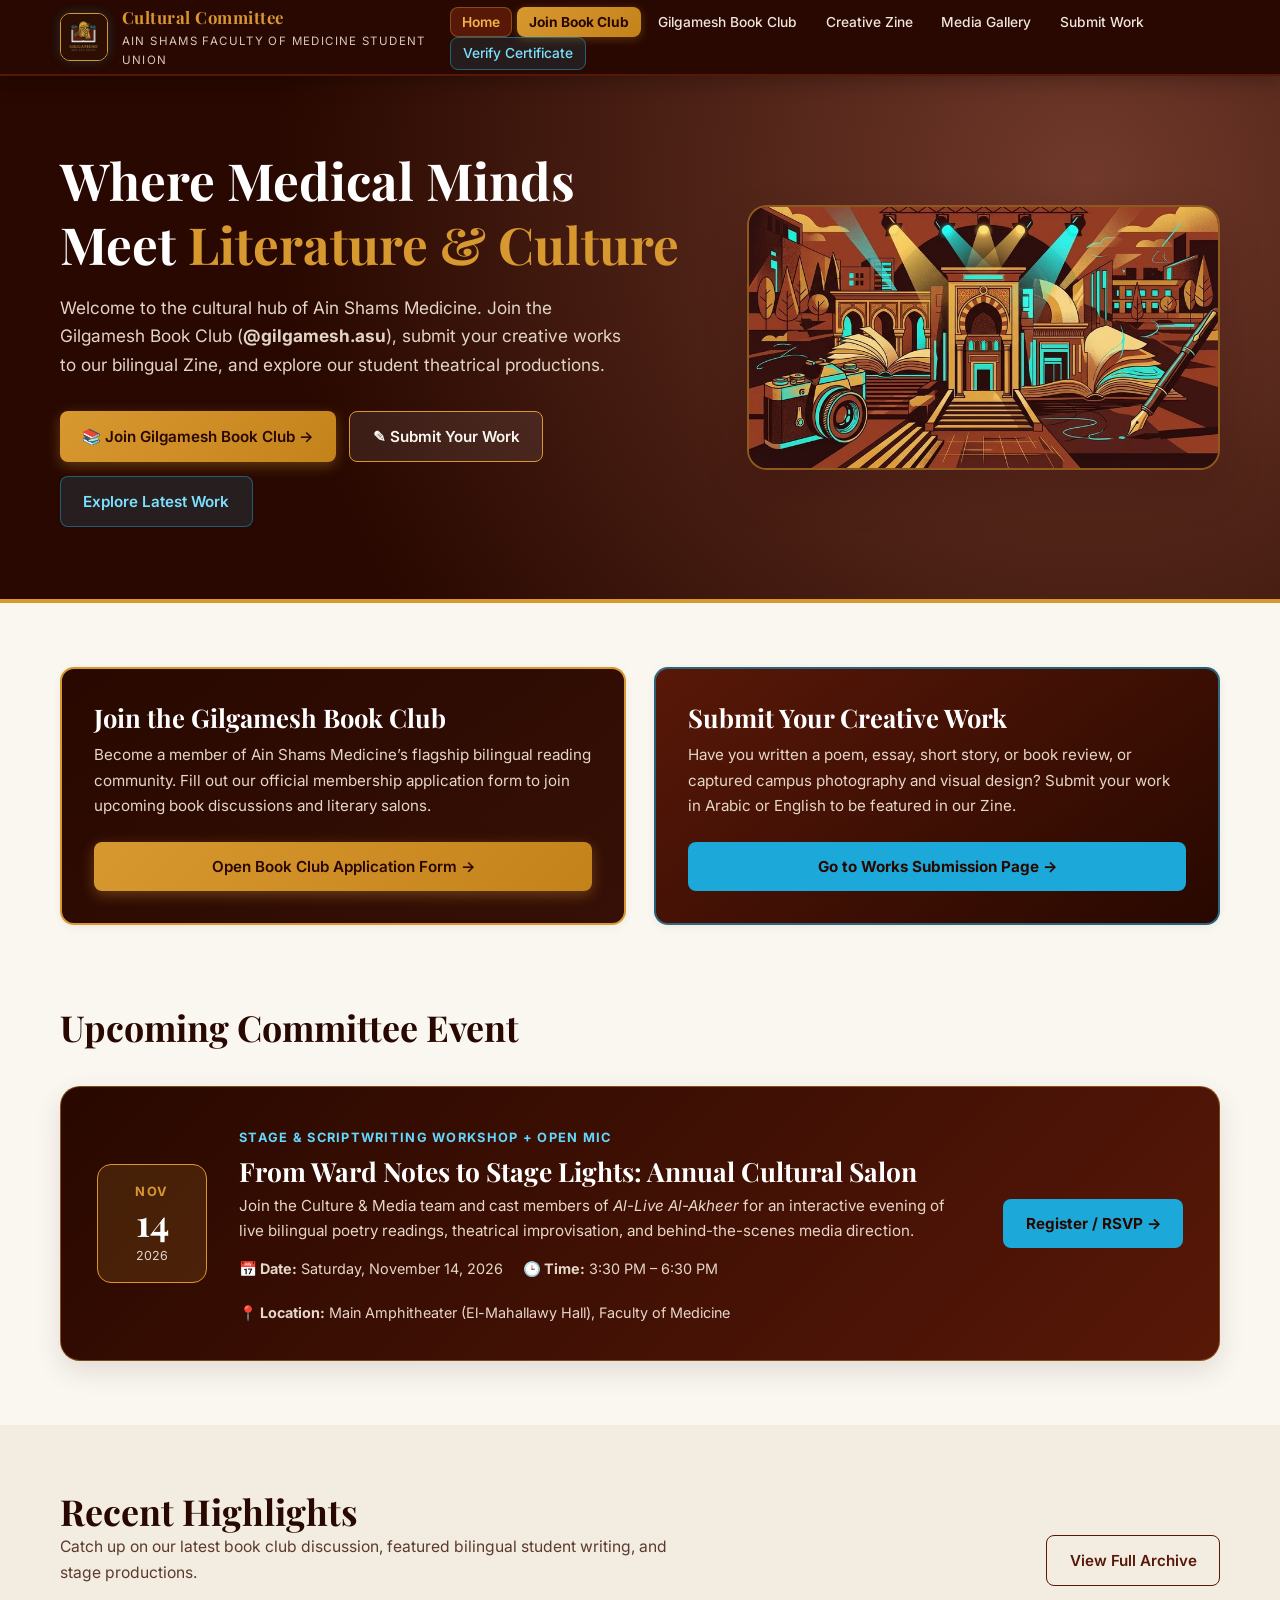
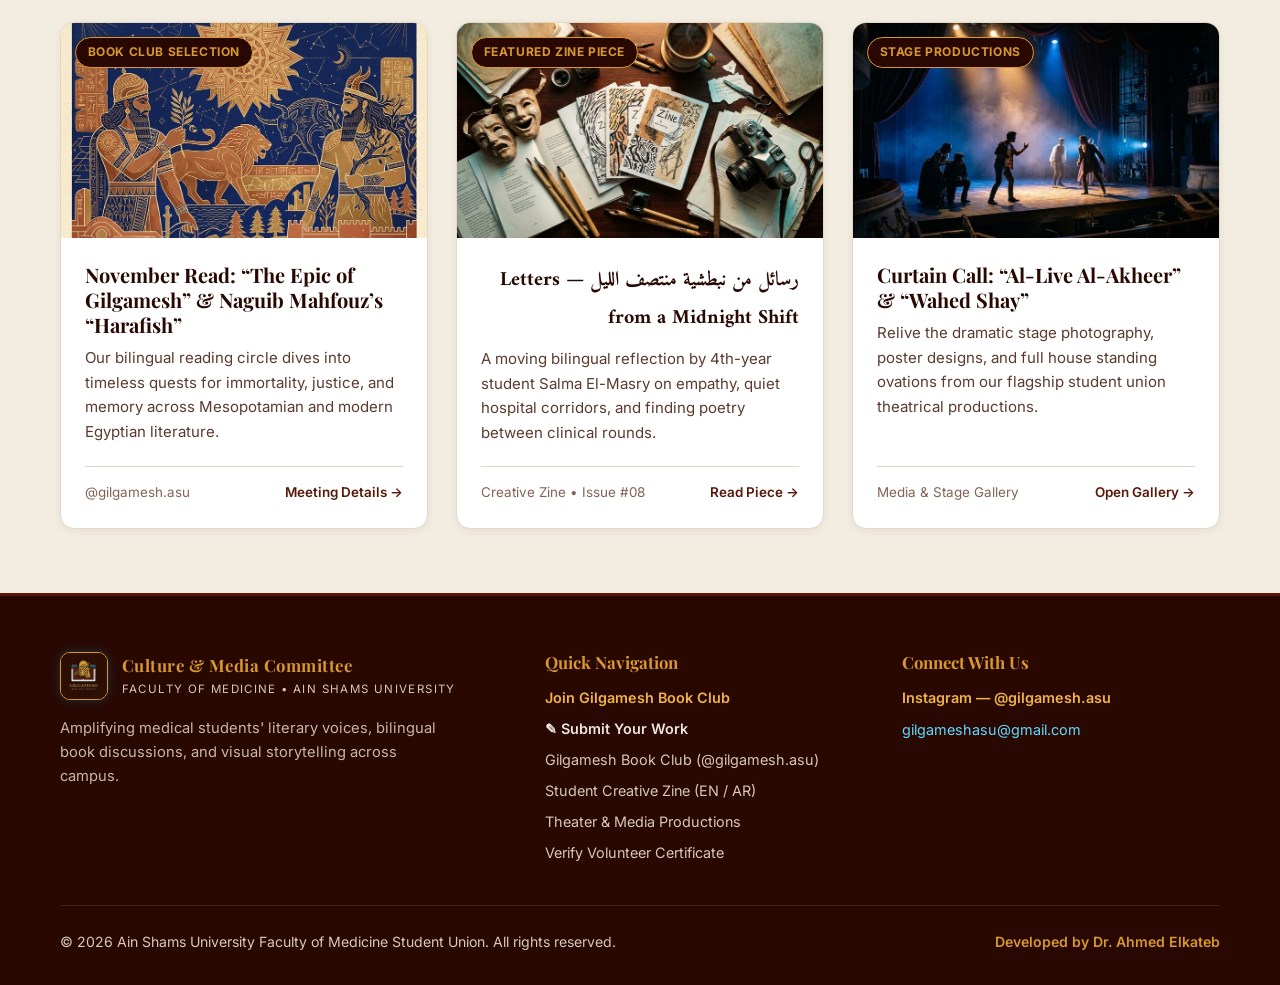
<file: index.html>
<!DOCTYPE html>
<html lang="en" dir="ltr">
<head>
  <meta charset="UTF-8" />
  <meta name="viewport" content="width=device-width, initial-scale=1.0" />
  <title>Home | Culture &amp; Media Committee — ASU Medicine SU</title>
  <meta name="description" content="Official portal of the Culture and Media Committee, Ain Shams University Faculty of Medicine Student Union (Gilgamesh Book Club, Creative Zine, Theater & Media Gallery)." />
  <!-- Google Fonts: Inter, Playfair Display (English), Amiri & Cairo (Arabic RTL Support) -->
  <link rel="preconnect" href="https://fonts.googleapis.com">
  <link rel="preconnect" href="https://fonts.gstatic.com" crossorigin>
  <link href="https://fonts.googleapis.com/css2?family=Amiri:ital,wght@0,400;0,700;1,400&family=Cairo:wght@500;600;700&family=Inter:wght@400;500;600;700&family=Playfair+Display:ital,wght@0,600;0,700;1,600&display=swap" rel="stylesheet">
  <link rel="stylesheet" href="css/styles.css" />
</head>
<body>

  <!-- ================= GLOBAL STICKY HEADER / NAVIGATION ================= -->
  <header class="site-header">
    <div class="container nav-wrapper">
      <a href="index.html" class="brand-identity" aria-label="Culture and Media Committee Home">
        <img src="assets/gilgamesh-logo.jpg" alt="Gilgamesh MED.ASU.READS Emblem" class="brand-logo" />
        <div class="brand-titles">
          <span class="brand-title-main">Cultural Committee</span>
          <span class="brand-title-sub">Ain Shams Faculty of Medicine Student Union</span>
        </div>
      </a>

      <button id="mobile-menu-toggle" class="mobile-menu-btn" aria-label="Toggle Menu" aria-expanded="false">&#9776;</button>

      <nav aria-label="Primary Navigation">
        <ul id="primary-nav-links" class="nav-links">
          <li><a href="index.html" class="nav-link active">Home</a></li>
          <li><a href="join-book-club.html" class="nav-link nav-cta-join">Join Book Club</a></li>
          <li><a href="book-club.html" class="nav-link">Gilgamesh Book Club</a></li>
          <li><a href="zine.html" class="nav-link">Creative Zine</a></li>
          <li><a href="gallery.html" class="nav-link">Media Gallery</a></li>
          <li><a href="submit.html" class="nav-link">Submit Work</a></li>
          <li><a href="verify.html" class="nav-link nav-cta-verify">Verify Certificate</a></li>
        </ul>
      </nav>
    </div>
  </header>

  <!-- ================= MAIN PAGE CONTENT ================= -->
  <main>

    <!-- HERO SECTION -->
    <section class="hero-section">
      <div class="container hero-grid">
        <div>
          <h1 class="hero-title">Where Medical Minds Meet <span>Literature &amp; Culture</span></h1>
          <p class="hero-subtitle">
            Welcome to the cultural hub of Ain Shams Medicine. Join the Gilgamesh Book Club (<strong>@gilgamesh.asu</strong>), submit your creative works to our bilingual Zine, and explore our student theatrical productions.
          </p>
          <div class="hero-actions">
            <a href="join-book-club.html" class="btn btn-primary">&#128218; Join Gilgamesh Book Club &rarr;</a>
            <a href="submit.html" class="btn btn-secondary">&#9998; Submit Your Work</a>
            <a href="zine.html" class="btn btn-ghost-light">Explore Latest Work</a>
          </div>
        </div>

        <div class="hero-visual-card">
          <img src="assets/hero-cultural-hub.jpg" alt="Culture and Media Committee Campus Hub Illustration" />
        </div>
      </div>
    </section>

    <!-- PRIORITY ACTIONS BANNER (1. JOIN BOOK CLUB, 2. SUBMIT WORK) -->
    <section class="section" style="padding-bottom: 1rem;">
      <div class="container">
        <div style="display:grid; grid-template-columns:repeat(auto-fit, minmax(320px, 1fr)); gap:1.75rem;">
          <!-- Priority #1: Join Gilgamesh Book Club -->
          <div class="card" style="background:linear-gradient(145deg, var(--bg-espresso) 0%, var(--bg-mahogany) 100%); color:#FFFFFF; border:2px solid var(--accent-gold);">
            <div class="card-body" style="padding:2rem;">
              <h2 class="serif-heading" style="color:#FFFFFF; font-size:1.6rem; margin-bottom:0.6rem;">Join the Gilgamesh Book Club</h2>
              <p style="color:#E5D6C8; font-size:0.95rem; margin-bottom:1.5rem; flex-grow:1;">
                Become a member of Ain Shams Medicine&rsquo;s flagship bilingual reading community. Fill out our official membership application form to join upcoming book discussions and literary salons.
              </p>
              <a href="join-book-club.html" class="btn btn-primary" style="width:100%;">Open Book Club Application Form &rarr;</a>
            </div>
          </div>

          <!-- Priority #2: Submit Student Works -->
          <div class="card" style="background:linear-gradient(145deg, var(--bg-terracotta) 0%, var(--bg-espresso) 100%); color:#FFFFFF; border:2px solid rgba(28,168,216,0.55);">
            <div class="card-body" style="padding:2rem;">
              <h2 class="serif-heading" style="color:#FFFFFF; font-size:1.6rem; margin-bottom:0.6rem;">Submit Your Creative Work</h2>
              <p style="color:#E5D6C8; font-size:0.95rem; margin-bottom:1.5rem; flex-grow:1;">
                Have you written a poem, essay, short story, or book review, or captured campus photography and visual design? Submit your work in Arabic or English to be featured in our Zine.
              </p>
              <a href="submit.html" class="btn btn-cyan" style="width:100%;">Go to Works Submission Page &rarr;</a>
            </div>
          </div>
        </div>
      </div>
    </section>

    <!-- UPCOMING EVENTS WIDGET -->
    <section class="section">
      <div class="container">
        <div class="section-header">
          <div>
            <h2 class="section-title">Upcoming Committee Event</h2>
          </div>
        </div>

        <!-- [ADMIN NOTE: Edit the placeholder event title, date, time, location, and RSVP link below] -->
        <div class="event-widget-card">
          <div class="event-date-badge">
            <div class="event-date-month">NOV</div>
            <div class="event-date-day">14</div>
            <div style="font-size:0.78rem; color:#E2D5C8; margin-top:0.2rem;">2026</div>
          </div>

          <div>
            <span style="font-size:0.8rem; text-transform:uppercase; letter-spacing:0.1em; color:#63D8FF; font-weight:700;">Stage &amp; Scriptwriting Workshop + Open Mic</span>
            <h3 class="serif-heading" style="color:#FFFFFF; font-size:1.65rem; margin:0.35rem 0;">From Ward Notes to Stage Lights: Annual Cultural Salon</h3>
            <p style="color:#E5D6C8; font-size:0.95rem;">
              Join the Culture &amp; Media team and cast members of <em>Al-Live Al-Akheer</em> for an interactive evening of live bilingual poetry readings, theatrical improvisation, and behind-the-scenes media direction.
            </p>
            <div class="event-meta-list">
              <span><strong>&#128197; Date:</strong> Saturday, November 14, 2026</span>
              <span><strong>&#128338; Time:</strong> 3:30 PM &ndash; 6:30 PM</span>
              <span><strong>&#128205; Location:</strong> Main Amphitheater (El-Mahallawy Hall), Faculty of Medicine</span>
            </div>
          </div>

          <div>
            <a href="join-book-club.html" class="btn btn-cyan">Register / RSVP &rarr;</a>
          </div>
        </div>
      </div>
    </section>

    <!-- RECENT HIGHLIGHTS (3-Card Grid) -->
    <section class="section section-alt">
      <div class="container">
        <div class="section-header">
          <div>
            <h2 class="section-title">Recent Highlights</h2>
            <p class="section-subtitle">Catch up on our latest book club discussion, featured bilingual student writing, and stage productions.</p>
          </div>
          <a href="gallery.html" class="btn btn-outline-dark">View Full Archive</a>
        </div>

        <!-- [ADMIN NOTE: Update any of the 3 highlight cards below when new updates are published] -->
        <div class="grid-3">
          <!-- Highlight 1: Gilgamesh Book Club Selection -->
          <article class="card">
            <div class="card-img-wrap">
              <img src="assets/gilgamesh-epic.jpg" alt="Gilgamesh Book Club Current Selection" />
              <span class="card-tag">Book Club Selection</span>
            </div>
            <div class="card-body">
              <h3 class="card-title">November Read: &ldquo;The Epic of Gilgamesh&rdquo; &amp; Naguib Mahfouz&rsquo;s &ldquo;Harafish&rdquo;</h3>
              <p class="card-text">
                Our bilingual reading circle dives into timeless quests for immortality, justice, and memory across Mesopotamian and modern Egyptian literature.
              </p>
              <div class="card-footer">
                <span>@gilgamesh.asu</span>
                <a href="book-club.html" style="color:var(--bg-terracotta); font-weight:600;">Meeting Details &rarr;</a>
              </div>
            </div>
          </article>

          <!-- Highlight 2: Featured Student Article (Bilingual Showcase) -->
          <article class="card">
            <div class="card-img-wrap">
              <img src="assets/zine-flatlay.jpg" alt="Creative Zine Featured Article" />
              <span class="card-tag">Featured Zine Piece</span>
            </div>
            <div class="card-body">
              <h3 class="card-title" dir="rtl">رسائل من نبطشية منتصف الليل &mdash; Letters from a Midnight Shift</h3>
              <p class="card-text">
                A moving bilingual reflection by 4th-year student Salma El-Masry on empathy, quiet hospital corridors, and finding poetry between clinical rounds.
              </p>
              <div class="card-footer">
                <span>Creative Zine &bull; Issue #08</span>
                <a href="zine.html" style="color:var(--bg-terracotta); font-weight:600;">Read Piece &rarr;</a>
              </div>
            </div>
          </article>

          <!-- Highlight 3: Theatrical Productions -->
          <article class="card">
            <div class="card-img-wrap">
              <img src="assets/theater-production.jpg" alt="Al-Live Al-Akheer and Wahed Shay Theatrical Productions" />
              <span class="card-tag">Stage Productions</span>
            </div>
            <div class="card-body">
              <h3 class="card-title">Curtain Call: &ldquo;Al-Live Al-Akheer&rdquo; &amp; &ldquo;Wahed Shay&rdquo;</h3>
              <p class="card-text">
                Relive the dramatic stage photography, poster designs, and full house standing ovations from our flagship student union theatrical productions.
              </p>
              <div class="card-footer">
                <span>Media &amp; Stage Gallery</span>
                <a href="gallery.html" style="color:var(--bg-terracotta); font-weight:600;">Open Gallery &rarr;</a>
              </div>
            </div>
          </article>
        </div>
      </div>
    </section>

  </main>

  <!-- ================= GLOBAL FOOTER ================= -->
  <footer class="site-footer">
    <div class="container">
      <div class="footer-grid">
        <div>
          <div class="brand-identity" style="margin-bottom:1rem;">
            <img src="assets/gilgamesh-logo.jpg" alt="Gilgamesh Logo" class="brand-logo" />
            <div class="brand-titles">
              <span class="brand-title-main">Culture &amp; Media Committee</span>
              <span class="brand-title-sub">Faculty of Medicine &bull; Ain Shams University</span>
            </div>
          </div>
          <p style="font-size:0.92rem; color:#C9B6A6; max-width:380px;">
            Amplifying medical students' literary voices, bilingual book discussions, and visual storytelling across campus.
          </p>
        </div>

        <div>
          <h4 class="serif-heading" style="color:var(--accent-gold); font-size:1.05rem; margin-bottom:0.85rem;">Quick Navigation</h4>
          <ul style="list-style:none; display:grid; gap:0.45rem; font-size:0.9rem;">
            <li><a href="join-book-club.html" style="color:var(--accent-gold-bright); font-weight:600;">Join Gilgamesh Book Club</a></li>
            <li><a href="submit.html" style="color:#EFE5DC; font-weight:600;">&#9998; Submit Your Work</a></li>
            <li><a href="book-club.html">Gilgamesh Book Club (@gilgamesh.asu)</a></li>
            <li><a href="zine.html">Student Creative Zine (EN / AR)</a></li>
            <li><a href="gallery.html">Theater &amp; Media Productions</a></li>
            <li><a href="verify.html">Verify Volunteer Certificate</a></li>
          </ul>
        </div>

        <div>
          <!-- [ADMIN NOTE: Replace placeholder social URLs and contact email below] -->
          <h4 class="serif-heading" style="color:var(--accent-gold); font-size:1.05rem; margin-bottom:0.85rem;">Connect With Us</h4>
          <ul style="list-style:none; display:grid; gap:0.5rem; font-size:0.9rem;">
            <li><a href="https://www.instagram.com/gilgamesh.asu" target="_blank" rel="noopener" style="color:var(--accent-gold-bright); font-weight:600;">Instagram &mdash; @gilgamesh.asu</a></li>
            <li><a href="mailto:culture.media@med.asu.edu.eg" style="color:#63D8FF;">gilgameshasu@gmail.com</a></li>
          </ul>
        </div>
      </div>

      <div class="footer-bottom">
        <span>&copy; 2026 Ain Shams University Faculty of Medicine Student Union. All rights reserved.</span>
        <span style="color:var(--accent-gold); font-weight:600;">Developed by Dr. Ahmed Elkateb</span>
      </div>
    </div>
  </footer>

  <script src="js/main.js"></script>
</body>
</html>
</file>
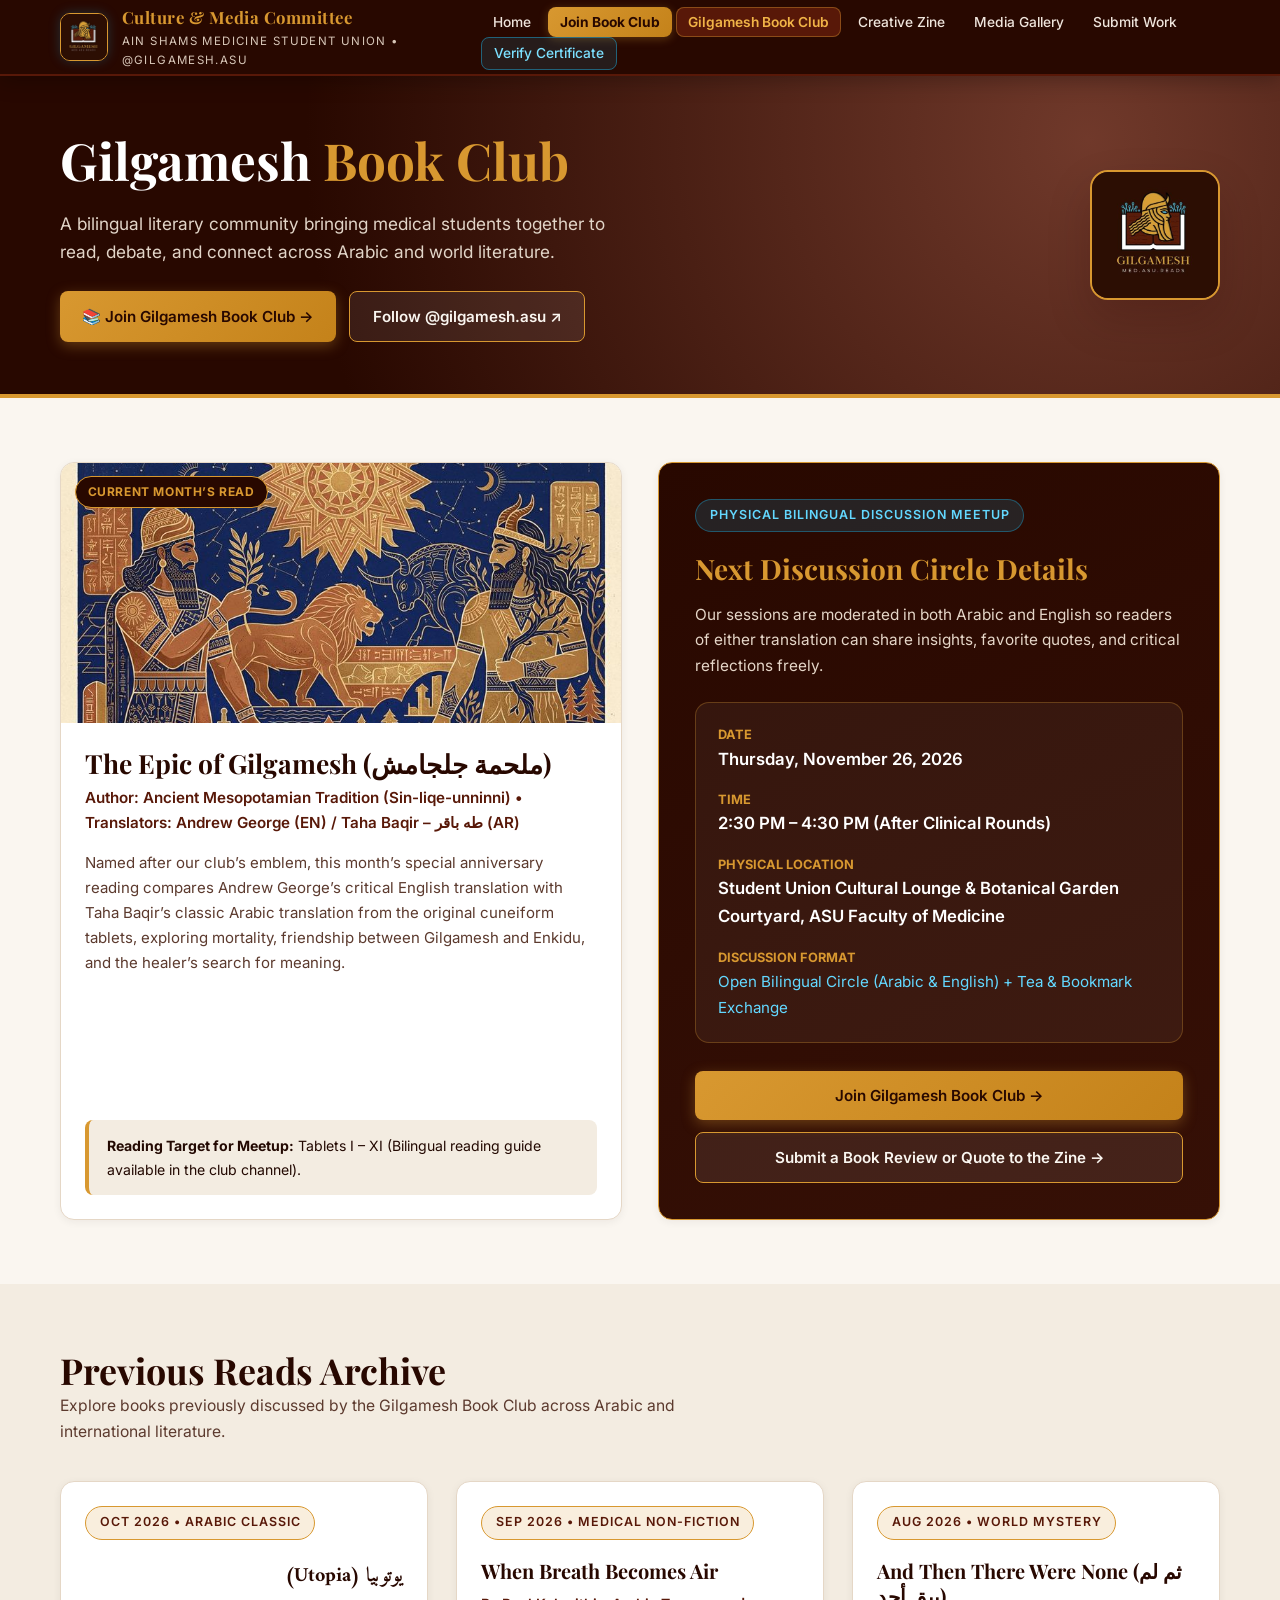
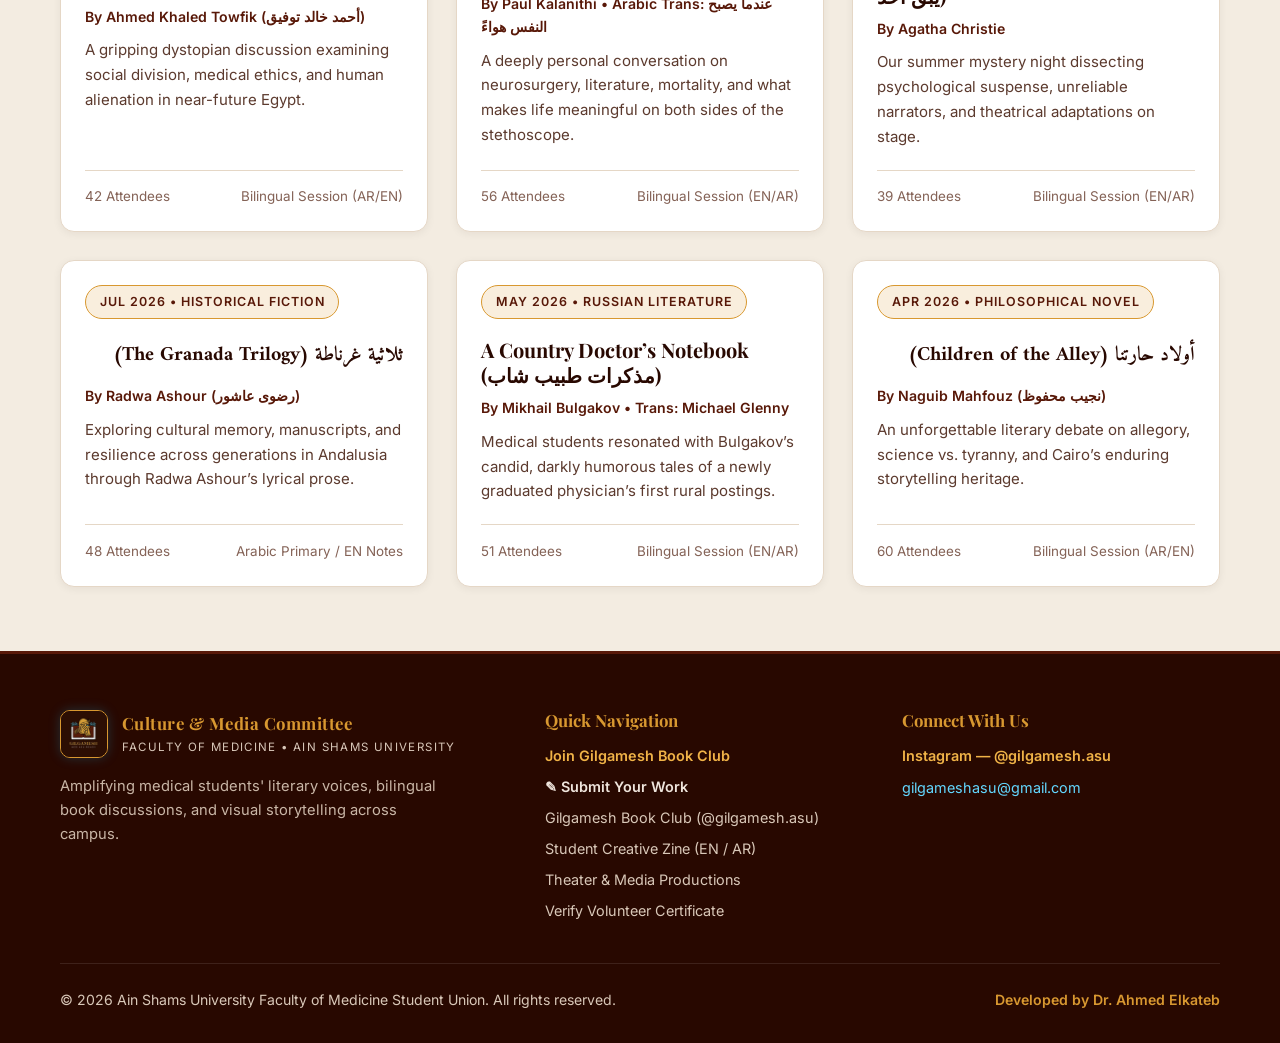
<file: book-club.html>
<!DOCTYPE html>
<html lang="en" dir="ltr">
<head>
  <meta charset="UTF-8" />
  <meta name="viewport" content="width=device-width, initial-scale=1.0" />
  <title>Gilgamesh Book Club | Culture &amp; Media Committee — ASU Medicine SU</title>
  <meta name="description" content="Official portal of the Culture and Media Committee, Ain Shams University Faculty of Medicine Student Union (Gilgamesh Book Club, Creative Zine, Theater & Media Gallery)." />
  <!-- Google Fonts: Inter, Playfair Display (English), Amiri & Cairo (Arabic RTL Support) -->
  <link rel="preconnect" href="https://fonts.googleapis.com">
  <link rel="preconnect" href="https://fonts.gstatic.com" crossorigin>
  <link href="https://fonts.googleapis.com/css2?family=Amiri:ital,wght@0,400;0,700;1,400&family=Cairo:wght@500;600;700&family=Inter:wght@400;500;600;700&family=Playfair+Display:ital,wght@0,600;0,700;1,600&display=swap" rel="stylesheet">
  <link rel="stylesheet" href="css/styles.css" />
</head>
<body>

  <!-- ================= GLOBAL STICKY HEADER / NAVIGATION ================= -->
  <header class="site-header">
    <div class="container nav-wrapper">
      <a href="index.html" class="brand-identity" aria-label="Culture and Media Committee Home">
        <img src="assets/gilgamesh-logo.jpg" alt="Gilgamesh MED.ASU.READS Emblem" class="brand-logo" />
        <div class="brand-titles">
          <span class="brand-title-main">Culture &amp; Media Committee</span>
          <span class="brand-title-sub">Ain Shams Medicine Student Union &bull; @gilgamesh.asu</span>
        </div>
      </a>

      <button id="mobile-menu-toggle" class="mobile-menu-btn" aria-label="Toggle Menu" aria-expanded="false">&#9776;</button>

      <nav aria-label="Primary Navigation">
        <ul id="primary-nav-links" class="nav-links">
          <li><a href="index.html" class="nav-link">Home</a></li>
          <li><a href="join-book-club.html" class="nav-link nav-cta-join">Join Book Club</a></li>
          <li><a href="book-club.html" class="nav-link active">Gilgamesh Book Club</a></li>
          <li><a href="zine.html" class="nav-link">Creative Zine</a></li>
          <li><a href="gallery.html" class="nav-link">Media Gallery</a></li>
          <li><a href="submit.html" class="nav-link">Submit Work</a></li>
          <li><a href="verify.html" class="nav-link nav-cta-verify">Verify Certificate</a></li>
        </ul>
      </nav>
    </div>
  </header>

  <!-- ================= MAIN PAGE CONTENT ================= -->
  <main>

    <section class="hero-section" style="padding:3.25rem 0;">
      <div class="container" style="display:flex; flex-wrap:wrap; align-items:center; justify-content:space-between; gap:2rem;">
        <div style="max-width:680px;">
          <h1 class="hero-title">Gilgamesh <span>Book Club</span></h1>
          <p class="hero-subtitle" style="margin-bottom:1.5rem;">
            A bilingual literary community bringing medical students together to read, debate, and connect across Arabic and world literature.
          </p>
          <div class="hero-actions">
            <a href="join-book-club.html" class="btn btn-primary">&#128218; Join Gilgamesh Book Club &rarr;</a>
            <a href="https://www.instagram.com/gilgamesh.asu" target="_blank" rel="noopener" class="btn btn-secondary">Follow @gilgamesh.asu &nearr;</a>
          </div>
        </div>
        <img src="assets/gilgamesh-logo.jpg" alt="Gilgamesh Book Club Logo" style="width:130px; height:130px; border-radius:18px; border:2px solid var(--accent-gold); box-shadow:var(--shadow-lg);" />
      </div>
    </section>

    <!-- CURRENT READ & MEETING DETAILS -->
    <section class="section">
      <div class="container">
        <!-- [ADMIN NOTE: Update the Current Read book details and Meeting schedule below each month] -->
        <div style="display:grid; grid-template-columns:repeat(auto-fit, minmax(320px, 1fr)); gap:2.25rem; align-items:stretch;">
          
          <!-- Current Read Card -->
          <div class="card" style="flex-direction:column;">
            <div class="card-img-wrap" style="height:260px;">
              <img src="assets/gilgamesh-epic.jpg" alt="Current Book Cover: The Epic of Gilgamesh" />
              <span class="card-tag">Current Month&rsquo;s Read</span>
            </div>
            <div class="card-body">
              <h2 class="serif-heading" style="font-size:1.65rem; color:var(--bg-espresso); margin-bottom:0.35rem;">The Epic of Gilgamesh (ملحمة جلجامش)</h2>
              <p style="color:var(--bg-terracotta); font-weight:600; font-size:0.95rem; margin-bottom:1rem;">
                Author: Ancient Mesopotamian Tradition (Sin-liqe-unninni) &bull; Translators: Andrew George (EN) / Taha Baqir &ndash; طه باقر (AR)
              </p>
              <p class="card-text">
                Named after our club&rsquo;s emblem, this month&rsquo;s special anniversary reading compares Andrew George&rsquo;s critical English translation with Taha Baqir&rsquo;s classic Arabic translation from the original cuneiform tablets, exploring mortality, friendship between Gilgamesh and Enkidu, and the healer&rsquo;s search for meaning.
              </p>
              <div style="background:var(--surface-Warm); padding:0.9rem 1.1rem; border-radius:var(--radius-sm); font-size:0.88rem; border-left:4px solid var(--accent-gold);">
                <strong>Reading Target for Meetup:</strong> Tablets I &ndash; XI (Bilingual reading guide available in the club channel).
              </div>
            </div>
          </div>

          <!-- Physical Bilingual Discussion Meetup Details -->
          <div class="card" style="background:linear-gradient(155deg, var(--bg-espresso) 0%, var(--bg-mahogany) 100%); color:#FFFFFF; border-color:var(--accent-gold);">
            <div class="card-body" style="padding:2.25rem;">
              <span class="eyebrow-badge" style="align-self:flex-start;">Physical Bilingual Discussion Meetup</span>
              <h2 class="serif-heading" style="color:var(--accent-gold); font-size:1.75rem; margin-bottom:1rem;">Next Discussion Circle Details</h2>
              <p style="color:#E5D6C8; margin-bottom:1.5rem; font-size:0.96rem;">
                Our sessions are moderated in both Arabic and English so readers of either translation can share insights, favorite quotes, and critical reflections freely.
              </p>

              <div style="display:grid; gap:1rem; margin-bottom:1.75rem; background:rgba(255,255,255,0.05); padding:1.35rem; border-radius:var(--radius-md); border:1px solid rgba(216,152,48,0.3);">
                <div>
                  <span style="color:var(--accent-gold); font-size:0.8rem; text-transform:uppercase; font-weight:700; display:block;">Date</span>
                  <span style="font-size:1.05rem; font-weight:600;">Thursday, November 26, 2026</span>
                </div>
                <div>
                  <span style="color:var(--accent-gold); font-size:0.8rem; text-transform:uppercase; font-weight:700; display:block;">Time</span>
                  <span style="font-size:1.05rem; font-weight:600;">2:30 PM &ndash; 4:30 PM (After Clinical Rounds)</span>
                </div>
                <div>
                  <span style="color:var(--accent-gold); font-size:0.8rem; text-transform:uppercase; font-weight:700; display:block;">Physical Location</span>
                  <span style="font-size:1.05rem; font-weight:600;">Student Union Cultural Lounge &amp; Botanical Garden Courtyard, ASU Faculty of Medicine</span>
                </div>
                <div>
                  <span style="color:var(--accent-gold); font-size:0.8rem; text-transform:uppercase; font-weight:700; display:block;">Discussion Format</span>
                  <span style="font-size:0.95rem; color:#63D8FF;">Open Bilingual Circle (Arabic &amp; English) + Tea &amp; Bookmark Exchange</span>
                </div>
              </div>

              <div style="display:grid; gap:0.75rem;">
                <a href="join-book-club.html" class="btn btn-primary" style="width:100%;">Join Gilgamesh Book Club &rarr;</a>
                <a href="submit.html" class="btn btn-secondary" style="width:100%;">Submit a Book Review or Quote to the Zine &rarr;</a>
              </div>
            </div>
          </div>

        </div>
      </div>
    </section>

    <!-- PREVIOUS READS ARCHIVE -->
    <section class="section section-alt">
      <div class="container">
        <div class="section-header">
          <div>
            <h2 class="section-title">Previous Reads Archive</h2>
            <p class="section-subtitle">Explore books previously discussed by the Gilgamesh Book Club across Arabic and international literature.</p>
          </div>
        </div>

        <!-- [ADMIN NOTE: Copy any <article class="card"> block below to add past books to the archive] -->
        <div class="grid-3">
          <article class="card">
            <div class="card-body">
              <span class="eyebrow-badge" style="align-self:flex-start; background:var(--accent-gold-soft); color:var(--bg-terracotta); border-color:var(--accent-gold);">Oct 2026 &bull; Arabic Classic</span>
              <h3 class="card-title" dir="rtl">يوتوبيا (Utopia)</h3>
              <p style="font-size:0.88rem; color:var(--bg-terracotta); font-weight:600; margin-bottom:0.65rem;">By Ahmed Khaled Towfik (أحمد خالد توفيق)</p>
              <p class="card-text">
                A gripping dystopian discussion examining social division, medical ethics, and human alienation in near-future Egypt.
              </p>
              <div class="card-footer">
                <span>42 Attendees</span>
                <span>Bilingual Session (AR/EN)</span>
              </div>
            </div>
          </article>

          <article class="card">
            <div class="card-body">
              <span class="eyebrow-badge" style="align-self:flex-start; background:var(--accent-gold-soft); color:var(--bg-terracotta); border-color:var(--accent-gold);">Sep 2026 &bull; Medical Non-Fiction</span>
              <h3 class="card-title">When Breath Becomes Air</h3>
              <p style="font-size:0.88rem; color:var(--bg-terracotta); font-weight:600; margin-bottom:0.65rem;">By Paul Kalanithi &bull; Arabic Trans: عندما يصبح النفس هواءً</p>
              <p class="card-text">
                A deeply personal conversation on neurosurgery, literature, mortality, and what makes life meaningful on both sides of the stethoscope.
              </p>
              <div class="card-footer">
                <span>56 Attendees</span>
                <span>Bilingual Session (EN/AR)</span>
              </div>
            </div>
          </article>

          <article class="card">
            <div class="card-body">
              <span class="eyebrow-badge" style="align-self:flex-start; background:var(--accent-gold-soft); color:var(--bg-terracotta); border-color:var(--accent-gold);">Aug 2026 &bull; World Mystery</span>
              <h3 class="card-title">And Then There Were None (ثم لم يبق أحد)</h3>
              <p style="font-size:0.88rem; color:var(--bg-terracotta); font-weight:600; margin-bottom:0.65rem;">By Agatha Christie</p>
              <p class="card-text">
                Our summer mystery night dissecting psychological suspense, unreliable narrators, and theatrical adaptations on stage.
              </p>
              <div class="card-footer">
                <span>39 Attendees</span>
                <span>Bilingual Session (EN/AR)</span>
              </div>
            </div>
          </article>

          <article class="card">
            <div class="card-body">
              <span class="eyebrow-badge" style="align-self:flex-start; background:var(--accent-gold-soft); color:var(--bg-terracotta); border-color:var(--accent-gold);">Jul 2026 &bull; Historical Fiction</span>
              <h3 class="card-title" dir="rtl">ثلاثية غرناطة (The Granada Trilogy)</h3>
              <p style="font-size:0.88rem; color:var(--bg-terracotta); font-weight:600; margin-bottom:0.65rem;">By Radwa Ashour (رضوى عاشور)</p>
              <p class="card-text">
                Exploring cultural memory, manuscripts, and resilience across generations in Andalusia through Radwa Ashour&rsquo;s lyrical prose.
              </p>
              <div class="card-footer">
                <span>48 Attendees</span>
                <span>Arabic Primary / EN Notes</span>
              </div>
            </div>
          </article>

          <article class="card">
            <div class="card-body">
              <span class="eyebrow-badge" style="align-self:flex-start; background:var(--accent-gold-soft); color:var(--bg-terracotta); border-color:var(--accent-gold);">May 2026 &bull; Russian Literature</span>
              <h3 class="card-title">A Country Doctor&rsquo;s Notebook (مذكرات طبيب شاب)</h3>
              <p style="font-size:0.88rem; color:var(--bg-terracotta); font-weight:600; margin-bottom:0.65rem;">By Mikhail Bulgakov &bull; Trans: Michael Glenny</p>
              <p class="card-text">
                Medical students resonated with Bulgakov&rsquo;s candid, darkly humorous tales of a newly graduated physician&rsquo;s first rural postings.
              </p>
              <div class="card-footer">
                <span>51 Attendees</span>
                <span>Bilingual Session (EN/AR)</span>
              </div>
            </div>
          </article>

          <article class="card">
            <div class="card-body">
              <span class="eyebrow-badge" style="align-self:flex-start; background:var(--accent-gold-soft); color:var(--bg-terracotta); border-color:var(--accent-gold);">Apr 2026 &bull; Philosophical Novel</span>
              <h3 class="card-title" dir="rtl">أولاد حارتنا (Children of the Alley)</h3>
              <p style="font-size:0.88rem; color:var(--bg-terracotta); font-weight:600; margin-bottom:0.65rem;">By Naguib Mahfouz (نجيب محفوظ)</p>
              <p class="card-text">
                An unforgettable literary debate on allegory, science vs. tyranny, and Cairo&rsquo;s enduring storytelling heritage.
              </p>
              <div class="card-footer">
                <span>60 Attendees</span>
                <span>Bilingual Session (AR/EN)</span>
              </div>
            </div>
          </article>
        </div>
      </div>
    </section>

  </main>

  <!-- ================= GLOBAL FOOTER ================= -->
  <footer class="site-footer">
    <div class="container">
      <div class="footer-grid">
        <div>
          <div class="brand-identity" style="margin-bottom:1rem;">
            <img src="assets/gilgamesh-logo.jpg" alt="Gilgamesh Logo" class="brand-logo" />
            <div class="brand-titles">
              <span class="brand-title-main">Culture &amp; Media Committee</span>
              <span class="brand-title-sub">Faculty of Medicine &bull; Ain Shams University</span>
            </div>
          </div>
          <p style="font-size:0.92rem; color:#C9B6A6; max-width:380px;">
            Amplifying medical students' literary voices, bilingual book discussions, and visual storytelling across campus.
          </p>
        </div>

        <div>
          <h4 class="serif-heading" style="color:var(--accent-gold); font-size:1.05rem; margin-bottom:0.85rem;">Quick Navigation</h4>
          <ul style="list-style:none; display:grid; gap:0.45rem; font-size:0.9rem;">
            <li><a href="join-book-club.html" style="color:var(--accent-gold-bright); font-weight:600;">Join Gilgamesh Book Club</a></li>
            <li><a href="submit.html" style="color:#EFE5DC; font-weight:600;">&#9998; Submit Your Work</a></li>
            <li><a href="book-club.html">Gilgamesh Book Club (@gilgamesh.asu)</a></li>
            <li><a href="zine.html">Student Creative Zine (EN / AR)</a></li>
            <li><a href="gallery.html">Theater &amp; Media Productions</a></li>
            <li><a href="verify.html">Verify Volunteer Certificate</a></li>
          </ul>
        </div>

        <div>
          <!-- [ADMIN NOTE: Replace placeholder social URLs and contact email below] -->
          <h4 class="serif-heading" style="color:var(--accent-gold); font-size:1.05rem; margin-bottom:0.85rem;">Connect With Us</h4>
          <ul style="list-style:none; display:grid; gap:0.5rem; font-size:0.9rem;">
            <li><a href="https://www.instagram.com/gilgamesh.asu" target="_blank" rel="noopener" style="color:var(--accent-gold-bright); font-weight:600;">Instagram &mdash; @gilgamesh.asu</a></li>
            <li><a href="mailto:culture.media@med.asu.edu.eg" style="color:#63D8FF;">gilgameshasu@gmail.com</a></li>
          </ul>
        </div>
      </div>

      <div class="footer-bottom">
        <span>&copy; 2026 Ain Shams University Faculty of Medicine Student Union. All rights reserved.</span>
        <span style="color:var(--accent-gold); font-weight:600;">Developed by Dr. Ahmed Elkateb</span>
      </div>
    </div>
  </footer>

  <script src="js/main.js"></script>
</body>
</html>
</file>
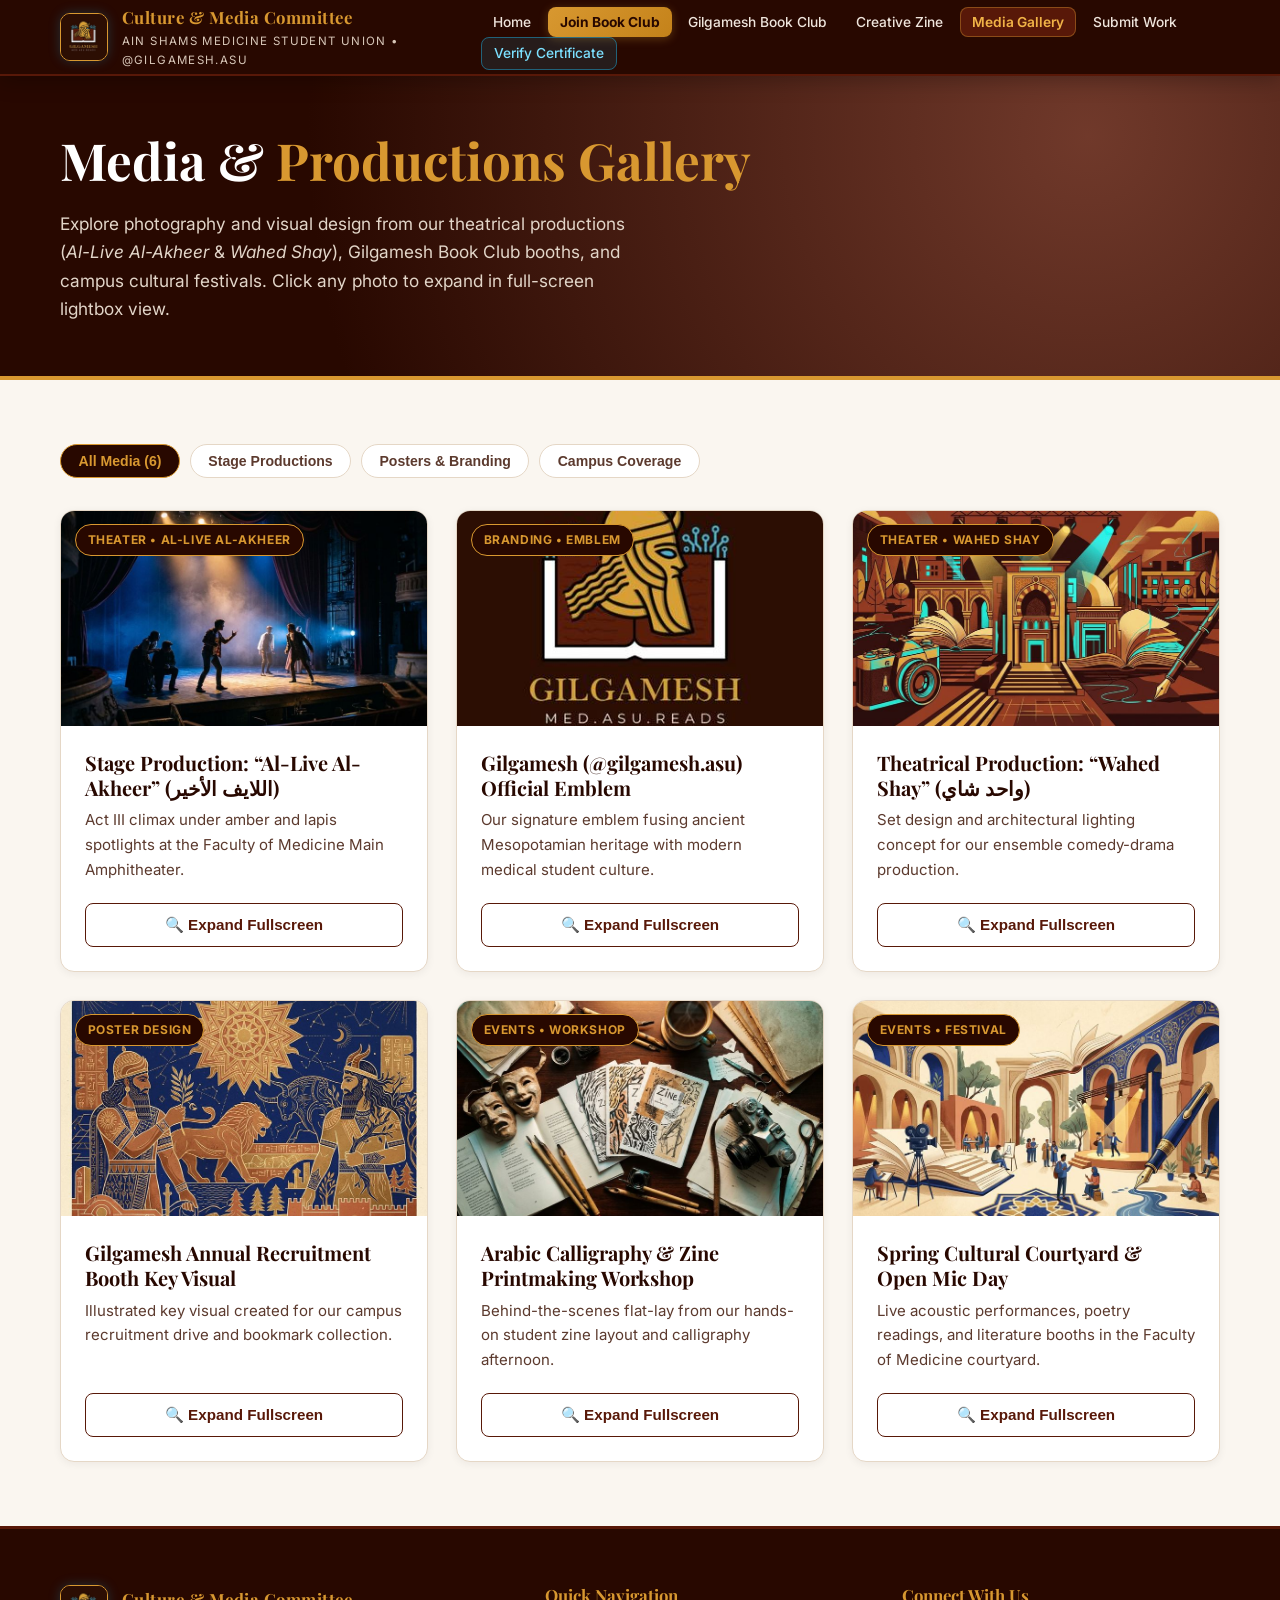
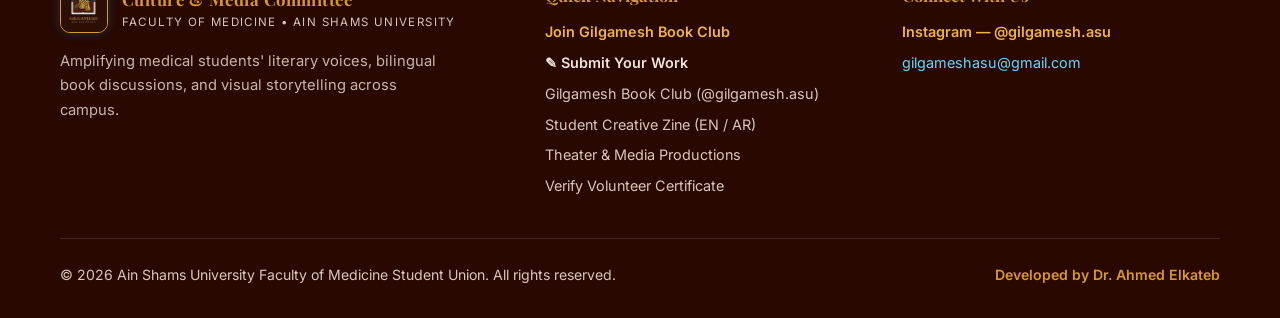
<file: gallery.html>
<!DOCTYPE html>
<html lang="en" dir="ltr">
<head>
  <meta charset="UTF-8" />
  <meta name="viewport" content="width=device-width, initial-scale=1.0" />
  <title>Media & Productions Gallery | Culture &amp; Media Committee — ASU Medicine SU</title>
  <meta name="description" content="Official portal of the Culture and Media Committee, Ain Shams University Faculty of Medicine Student Union (Gilgamesh Book Club, Creative Zine, Theater & Media Gallery)." />
  <!-- Google Fonts: Inter, Playfair Display (English), Amiri & Cairo (Arabic RTL Support) -->
  <link rel="preconnect" href="https://fonts.googleapis.com">
  <link rel="preconnect" href="https://fonts.gstatic.com" crossorigin>
  <link href="https://fonts.googleapis.com/css2?family=Amiri:ital,wght@0,400;0,700;1,400&family=Cairo:wght@500;600;700&family=Inter:wght@400;500;600;700&family=Playfair+Display:ital,wght@0,600;0,700;1,600&display=swap" rel="stylesheet">
  <link rel="stylesheet" href="css/styles.css" />
</head>
<body>

  <!-- ================= GLOBAL STICKY HEADER / NAVIGATION ================= -->
  <header class="site-header">
    <div class="container nav-wrapper">
      <a href="index.html" class="brand-identity" aria-label="Culture and Media Committee Home">
        <img src="assets/gilgamesh-logo.jpg" alt="Gilgamesh MED.ASU.READS Emblem" class="brand-logo" />
        <div class="brand-titles">
          <span class="brand-title-main">Culture &amp; Media Committee</span>
          <span class="brand-title-sub">Ain Shams Medicine Student Union &bull; @gilgamesh.asu</span>
        </div>
      </a>

      <button id="mobile-menu-toggle" class="mobile-menu-btn" aria-label="Toggle Menu" aria-expanded="false">&#9776;</button>

      <nav aria-label="Primary Navigation">
        <ul id="primary-nav-links" class="nav-links">
          <li><a href="index.html" class="nav-link">Home</a></li>
          <li><a href="join-book-club.html" class="nav-link nav-cta-join">Join Book Club</a></li>
          <li><a href="book-club.html" class="nav-link">Gilgamesh Book Club</a></li>
          <li><a href="zine.html" class="nav-link">Creative Zine</a></li>
          <li><a href="gallery.html" class="nav-link active">Media Gallery</a></li>
          <li><a href="submit.html" class="nav-link">Submit Work</a></li>
          <li><a href="verify.html" class="nav-link nav-cta-verify">Verify Certificate</a></li>
        </ul>
      </nav>
    </div>
  </header>

  <!-- ================= MAIN PAGE CONTENT ================= -->
  <main>

    <section class="hero-section" style="padding:3.25rem 0;">
      <div class="container">
        <h1 class="hero-title">Media &amp; <span>Productions Gallery</span></h1>
        <p class="hero-subtitle" style="margin-bottom:0;">
          Explore photography and visual design from our theatrical productions (<em>Al-Live Al-Akheer</em> &amp; <em>Wahed Shay</em>), Gilgamesh Book Club booths, and campus cultural festivals. Click any photo to expand in full-screen lightbox view.
        </p>
      </div>
    </section>

    <section class="section">
      <div class="container">
        <div class="filter-bar" role="tablist" aria-label="Filter Media Gallery">
          <button class="filter-pill active" data-gallery-filter="all">All Media (6)</button>
          <button class="filter-pill" data-gallery-filter="Theater">Stage Productions</button>
          <button class="filter-pill" data-gallery-filter="Branding">Posters &amp; Branding</button>
          <button class="filter-pill" data-gallery-filter="Events">Campus Coverage</button>
        </div>

        <!-- [ADMIN NOTE: Copy any .gallery-item card below to add new photos or poster designs] -->
        <div class="grid-3">
          <article class="card gallery-item" data-category="Theater">
            <div class="card-img-wrap">
              <img src="assets/theater-production.jpg" alt="Al-Live Al-Akheer Theatrical Production" />
              <span class="card-tag">Theater &bull; Al-Live Al-Akheer</span>
            </div>
            <div class="card-body">
              <h3 class="card-title">Stage Production: &ldquo;Al-Live Al-Akheer&rdquo; (اللايف الأخير)</h3>
              <p class="card-text">Act III climax under amber and lapis spotlights at the Faculty of Medicine Main Amphitheater.</p>
              <button type="button" class="btn btn-outline-dark gallery-zoom-trigger" data-img-src="assets/theater-production.jpg" data-caption="Al-Live Al-Akheer (اللايف الأخير) — Main Stage Production, ASU Medicine Student Union">&#128269; Expand Fullscreen</button>
            </div>
          </article>

          <article class="card gallery-item" data-category="Branding">
            <div class="card-img-wrap">
              <img src="assets/gilgamesh-logo.jpg" alt="Gilgamesh Book Club Official Brand Identity" />
              <span class="card-tag">Branding &bull; Emblem</span>
            </div>
            <div class="card-body">
              <h3 class="card-title">Gilgamesh (@gilgamesh.asu) Official Emblem</h3>
              <p class="card-text">Our signature emblem fusing ancient Mesopotamian heritage with modern medical student culture.</p>
              <button type="button" class="btn btn-outline-dark gallery-zoom-trigger" data-img-src="assets/gilgamesh-logo.jpg" data-caption="Official Gilgamesh (@gilgamesh.asu) Emblem — Culture and Media Committee">&#128269; Expand Fullscreen</button>
            </div>
          </article>

          <article class="card gallery-item" data-category="Theater">
            <div class="card-img-wrap">
              <img src="assets/hero-cultural-hub.jpg" alt="Wahed Shay Theatrical Poster & Stage Concept" />
              <span class="card-tag">Theater &bull; Wahed Shay</span>
            </div>
            <div class="card-body">
              <h3 class="card-title">Theatrical Production: &ldquo;Wahed Shay&rdquo; (واحد شاي)</h3>
              <p class="card-text">Set design and architectural lighting concept for our ensemble comedy-drama production.</p>
              <button type="button" class="btn btn-outline-dark gallery-zoom-trigger" data-img-src="assets/hero-cultural-hub.jpg" data-caption="Wahed Shay (واحد شاي) — Stage & Set Direction Concept, Culture & Media Committee">&#128269; Expand Fullscreen</button>
            </div>
          </article>

          <article class="card gallery-item" data-category="Branding">
            <div class="card-img-wrap">
              <img src="assets/gilgamesh-epic.jpg" alt="Gilgamesh Recruitment Booth Poster Visual" />
              <span class="card-tag">Poster Design</span>
            </div>
            <div class="card-body">
              <h3 class="card-title">Gilgamesh Annual Recruitment Booth Key Visual</h3>
              <p class="card-text">Illustrated key visual created for our campus recruitment drive and bookmark collection.</p>
              <button type="button" class="btn btn-outline-dark gallery-zoom-trigger" data-img-src="assets/gilgamesh-epic.jpg" data-caption="Gilgamesh Book Club Annual Recruitment Key Visual Poster">&#128269; Expand Fullscreen</button>
            </div>
          </article>

          <article class="card gallery-item" data-category="Events">
            <div class="card-img-wrap">
              <img src="assets/zine-flatlay.jpg" alt="Creative Zine Editorial Workshop" />
              <span class="card-tag">Events &bull; Workshop</span>
            </div>
            <div class="card-body">
              <h3 class="card-title">Arabic Calligraphy &amp; Zine Printmaking Workshop</h3>
              <p class="card-text">Behind-the-scenes flat-lay from our hands-on student zine layout and calligraphy afternoon.</p>
              <button type="button" class="btn btn-outline-dark gallery-zoom-trigger" data-img-src="assets/zine-flatlay.jpg" data-caption="Arabic Calligraphy & Creative Zine Workshop — ASU Faculty of Medicine">&#128269; Expand Fullscreen</button>
            </div>
          </article>

          <article class="card gallery-item" data-category="Events">
            <div class="card-img-wrap">
              <img src="assets/campus-culture.jpg" alt="Outdoor Cultural Courtyard Festival" />
              <span class="card-tag">Events &bull; Festival</span>
            </div>
            <div class="card-body">
              <h3 class="card-title">Spring Cultural Courtyard &amp; Open Mic Day</h3>
              <p class="card-text">Live acoustic performances, poetry readings, and literature booths in the Faculty of Medicine courtyard.</p>
              <button type="button" class="btn btn-outline-dark gallery-zoom-trigger" data-img-src="assets/campus-culture.jpg" data-caption="Spring Cultural Courtyard Festival — Culture & Media Committee">&#128269; Expand Fullscreen</button>
            </div>
          </article>
        </div>
      </div>
    </section>

    <!-- FULLSCREEN LIGHTBOX MODAL -->
    <div id="gallery-lightbox" class="modal-backdrop" role="dialog" aria-modal="true" aria-label="Image Lightbox">
      <div class="modal-content" style="background:var(--bg-espresso); color:#FFFFFF; max-width:920px; text-align:center;">
        <div style="display:flex; justify-content:space-between; align-items:center; margin-bottom:1rem;">
          <span style="color:var(--accent-gold); font-weight:600; font-size:0.9rem;">Culture &amp; Media Portfolio Lightbox</span>
          <button id="lightbox-close" class="btn btn-secondary" style="padding:0.35rem 0.9rem; font-size:0.85rem;">&times; Close Fullscreen</button>
        </div>
        <img id="lightbox-img" src="assets/theater-production.jpg" alt="Expanded Gallery View" style="max-height:70vh; width:auto; margin:0 auto; border-radius:var(--radius-sm); border:1px solid rgba(216,152,48,0.4);" />
        <p id="lightbox-caption" style="margin-top:1rem; color:#E5D6C8; font-size:0.98rem;"></p>
      </div>
    </div>

  </main>

  <!-- ================= GLOBAL FOOTER ================= -->
<footer class="site-footer">
    <div class="container">
      <div class="footer-grid">
        <div>
          <div class="brand-identity" style="margin-bottom:1rem;">
            <img src="assets/gilgamesh-logo.jpg" alt="Gilgamesh Logo" class="brand-logo" />
            <div class="brand-titles">
              <span class="brand-title-main">Culture &amp; Media Committee</span>
              <span class="brand-title-sub">Faculty of Medicine &bull; Ain Shams University</span>
            </div>
          </div>
          <p style="font-size:0.92rem; color:#C9B6A6; max-width:380px;">
            Amplifying medical students' literary voices, bilingual book discussions, and visual storytelling across campus.
          </p>
        </div>

        <div>
          <h4 class="serif-heading" style="color:var(--accent-gold); font-size:1.05rem; margin-bottom:0.85rem;">Quick Navigation</h4>
          <ul style="list-style:none; display:grid; gap:0.45rem; font-size:0.9rem;">
            <li><a href="join-book-club.html" style="color:var(--accent-gold-bright); font-weight:600;">Join Gilgamesh Book Club</a></li>
            <li><a href="submit.html" style="color:#EFE5DC; font-weight:600;">&#9998; Submit Your Work</a></li>
            <li><a href="book-club.html">Gilgamesh Book Club (@gilgamesh.asu)</a></li>
            <li><a href="zine.html">Student Creative Zine (EN / AR)</a></li>
            <li><a href="gallery.html">Theater &amp; Media Productions</a></li>
            <li><a href="verify.html">Verify Volunteer Certificate</a></li>
          </ul>
        </div>

        <div>
          <!-- [ADMIN NOTE: Replace placeholder social URLs and contact email below] -->
          <h4 class="serif-heading" style="color:var(--accent-gold); font-size:1.05rem; margin-bottom:0.85rem;">Connect With Us</h4>
          <ul style="list-style:none; display:grid; gap:0.5rem; font-size:0.9rem;">
            <li><a href="https://www.instagram.com/gilgamesh.asu" target="_blank" rel="noopener" style="color:var(--accent-gold-bright); font-weight:600;">Instagram &mdash; @gilgamesh.asu</a></li>
            <li><a href="mailto:culture.media@med.asu.edu.eg" style="color:#63D8FF;">gilgameshasu@gmail.com</a></li>
          </ul>
        </div>
      </div>

      <div class="footer-bottom">
        <span>&copy; 2026 Ain Shams University Faculty of Medicine Student Union. All rights reserved.</span>
        <span style="color:var(--accent-gold); font-weight:600;">Developed by Dr. Ahmed Elkateb</span>
      </div>
    </div>
  </footer>

  <script src="js/main.js"></script>
</body>
</html>
</file>
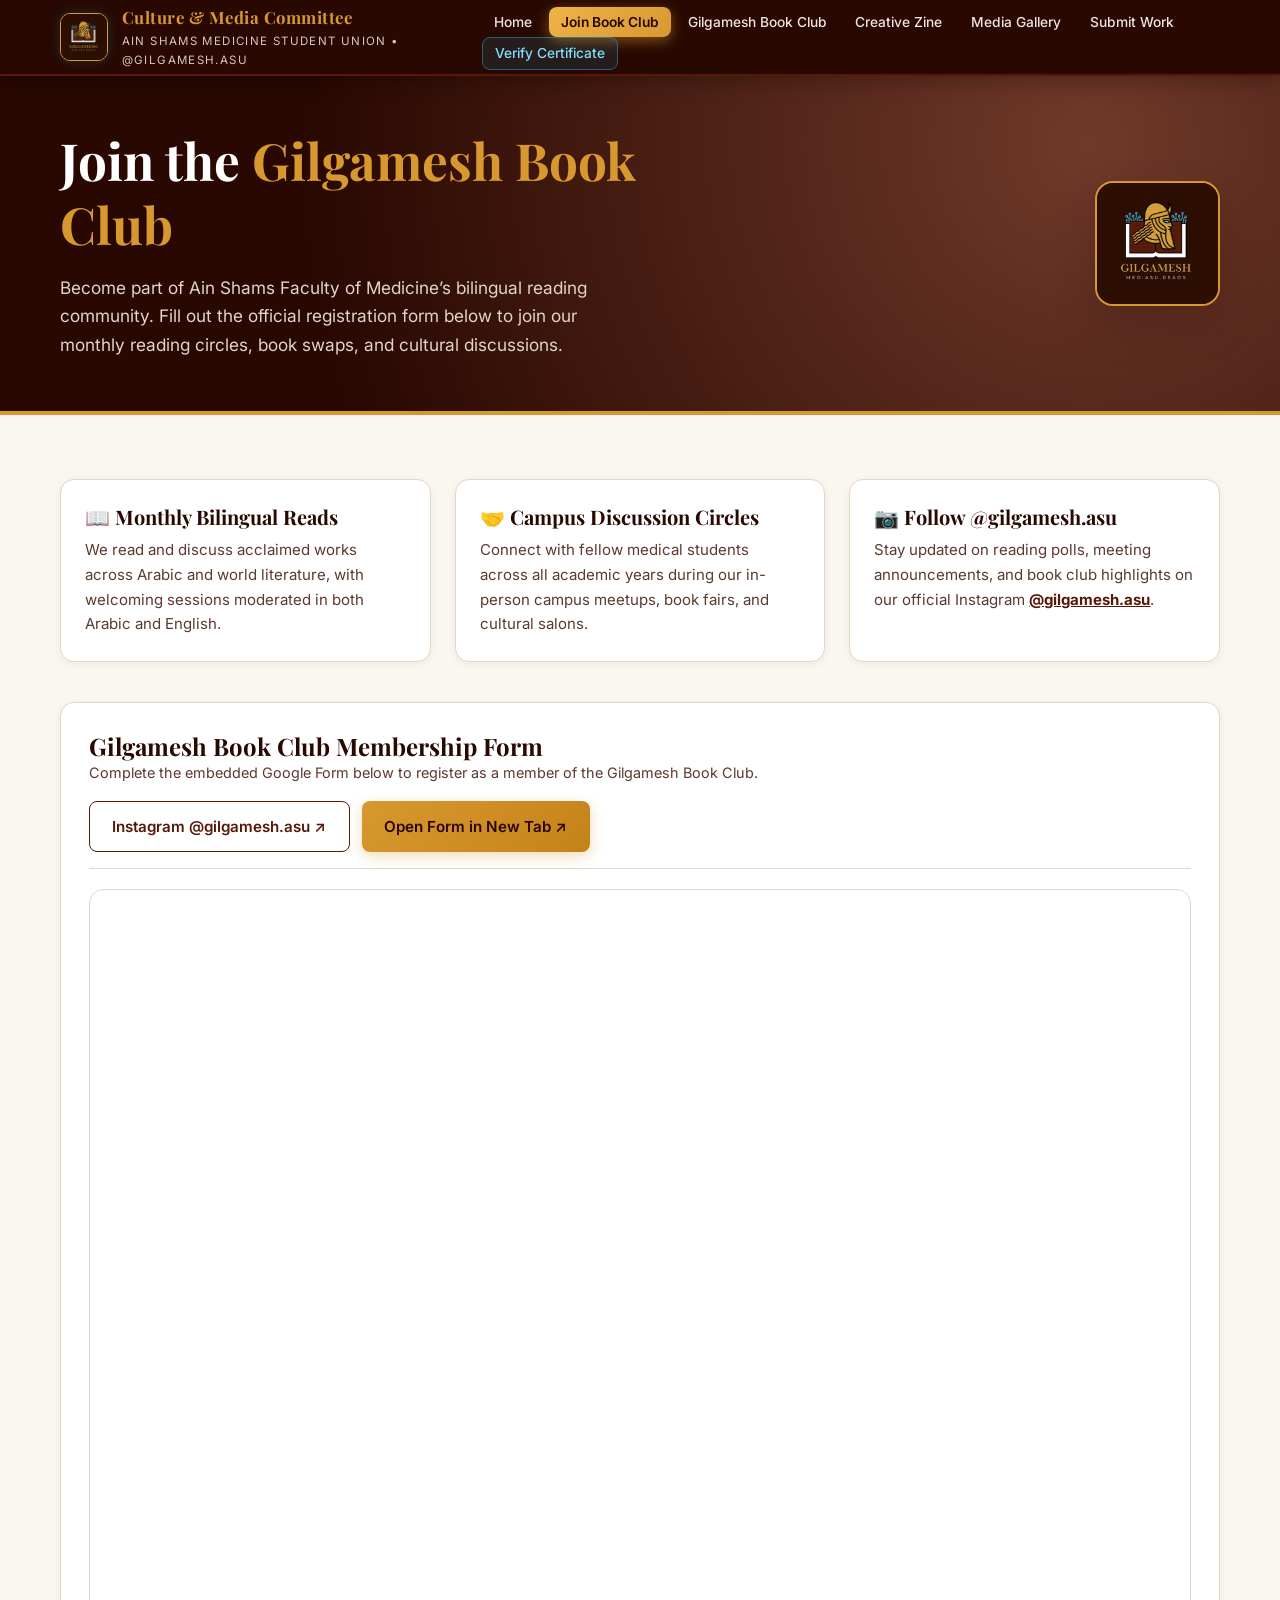
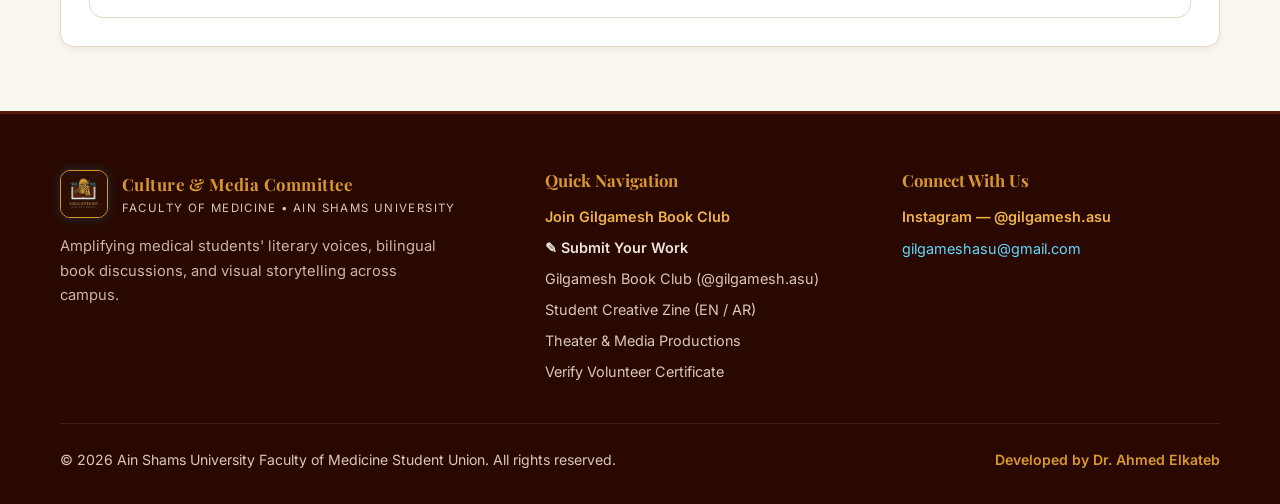
<file: join-book-club.html>
<!DOCTYPE html>
<html lang="en" dir="ltr">
<head>
  <meta charset="UTF-8" />
  <meta name="viewport" content="width=device-width, initial-scale=1.0" />
  <title>Join Gilgamesh Book Club | Culture &amp; Media Committee — ASU Medicine SU</title>
  <meta name="description" content="Official portal of the Culture and Media Committee, Ain Shams University Faculty of Medicine Student Union (Gilgamesh Book Club, Creative Zine, Theater & Media Gallery)." />
  <!-- Google Fonts: Inter, Playfair Display (English), Amiri & Cairo (Arabic RTL Support) -->
  <link rel="preconnect" href="https://fonts.googleapis.com">
  <link rel="preconnect" href="https://fonts.gstatic.com" crossorigin>
  <link href="https://fonts.googleapis.com/css2?family=Amiri:ital,wght@0,400;0,700;1,400&family=Cairo:wght@500;600;700&family=Inter:wght@400;500;600;700&family=Playfair+Display:ital,wght@0,600;0,700;1,600&display=swap" rel="stylesheet">
  <link rel="stylesheet" href="css/styles.css" />
</head>
<body>

  <!-- ================= GLOBAL STICKY HEADER / NAVIGATION ================= -->
  <header class="site-header">
    <div class="container nav-wrapper">
      <a href="index.html" class="brand-identity" aria-label="Culture and Media Committee Home">
        <img src="assets/gilgamesh-logo.jpg" alt="Gilgamesh MED.ASU.READS Emblem" class="brand-logo" />
        <div class="brand-titles">
          <span class="brand-title-main">Culture &amp; Media Committee</span>
          <span class="brand-title-sub">Ain Shams Medicine Student Union &bull; @gilgamesh.asu</span>
        </div>
      </a>

      <button id="mobile-menu-toggle" class="mobile-menu-btn" aria-label="Toggle Menu" aria-expanded="false">&#9776;</button>

      <nav aria-label="Primary Navigation">
        <ul id="primary-nav-links" class="nav-links">
          <li><a href="index.html" class="nav-link">Home</a></li>
          <li><a href="join-book-club.html" class="nav-link nav-cta-join active">Join Book Club</a></li>
          <li><a href="book-club.html" class="nav-link">Gilgamesh Book Club</a></li>
          <li><a href="zine.html" class="nav-link">Creative Zine</a></li>
          <li><a href="gallery.html" class="nav-link">Media Gallery</a></li>
          <li><a href="submit.html" class="nav-link">Submit Work</a></li>
          <li><a href="verify.html" class="nav-link nav-cta-verify">Verify Certificate</a></li>
        </ul>
      </nav>
    </div>
  </header>

  <!-- ================= MAIN PAGE CONTENT ================= -->
  <main>

    <section class="hero-section" style="padding:3.25rem 0;">
      <div class="container" style="display:flex; flex-wrap:wrap; align-items:center; justify-content:space-between; gap:2rem;">
        <div style="max-width:680px;">
          <h1 class="hero-title">Join the <span>Gilgamesh Book Club</span></h1>
          <p class="hero-subtitle" style="margin-bottom:0;">
            Become part of Ain Shams Faculty of Medicine&rsquo;s bilingual reading community. Fill out the official registration form below to join our monthly reading circles, book swaps, and cultural discussions.
          </p>
        </div>
        <img src="assets/gilgamesh-logo.jpg" alt="Gilgamesh Book Club Logo" style="width:125px; height:125px; border-radius:18px; border:2px solid var(--accent-gold); box-shadow:var(--shadow-lg);" />
      </div>
    </section>

    <section class="section">
      <div class="container">
        <div style="display:grid; grid-template-columns:repeat(auto-fit, minmax(280px, 1fr)); gap:1.5rem; margin-bottom:2.5rem;">
          <div class="card">
            <div class="card-body">
              <h3 class="card-title">&#128214; Monthly Bilingual Reads</h3>
              <p class="card-text" style="margin-bottom:0;">
                We read and discuss acclaimed works across Arabic and world literature, with welcoming sessions moderated in both Arabic and English.
              </p>
            </div>
          </div>

          <div class="card">
            <div class="card-body">
              <h3 class="card-title">&#129309; Campus Discussion Circles</h3>
              <p class="card-text" style="margin-bottom:0;">
                Connect with fellow medical students across all academic years during our in-person campus meetups, book fairs, and cultural salons.
              </p>
            </div>
          </div>

          <div class="card">
            <div class="card-body">
              <h3 class="card-title">&#128247; Follow @gilgamesh.asu</h3>
              <p class="card-text" style="margin-bottom:0;">
                Stay updated on reading polls, meeting announcements, and book club highlights on our official Instagram <a href="https://www.instagram.com/gilgamesh.asu" target="_blank" rel="noopener" style="color:var(--bg-terracotta); font-weight:700; text-decoration:underline;">@gilgamesh.asu</a>.
              </p>
            </div>
          </div>
        </div>

        <!-- OFFICIAL GILGAMESH BOOK CLUB JOINING FORM EMBED -->
        <div class="card" style="padding:1.75rem;">
          <div style="display:flex; flex-wrap:wrap; justify-content:space-between; align-items:center; gap:1rem; margin-bottom:1.25rem; padding-bottom:1rem; border-bottom:1px solid var(--border-warm);">
            <div>
              <h2 class="serif-heading" style="font-size:1.5rem; color:var(--bg-espresso);">Gilgamesh Book Club Membership Form</h2>
              <p style="font-size:0.9rem; color:var(--text-secondary);">Complete the embedded Google Form below to register as a member of the Gilgamesh Book Club.</p>
            </div>
            <div style="display:flex; flex-wrap:wrap; gap:0.75rem;">
              <a href="https://www.instagram.com/gilgamesh.asu" target="_blank" rel="noopener" class="btn btn-outline-dark">Instagram @gilgamesh.asu &nearr;</a>
              <a href="https://docs.google.com/forms/d/1ZKhGyqX1LF2AKDdF0JavJSjbtBNHt_Te327P7kWLVZI/viewform" target="_blank" rel="noopener" class="btn btn-primary">Open Form in New Tab &nearr;</a>
            </div>
          </div>

          <div class="iframe-container">
            <iframe
              src="https://docs.google.com/forms/d/1ZKhGyqX1LF2AKDdF0JavJSjbtBNHt_Te327P7kWLVZI/viewform?embedded=true"
              title="Join Gilgamesh Book Club Official Google Form"
              loading="lazy">
              Loading Gilgamesh Book Club Registration Form&hellip;
            </iframe>
          </div>
        </div>
      </div>
    </section>

  </main>

  <!-- ================= GLOBAL FOOTER ================= -->
<footer class="site-footer">
    <div class="container">
      <div class="footer-grid">
        <div>
          <div class="brand-identity" style="margin-bottom:1rem;">
            <img src="assets/gilgamesh-logo.jpg" alt="Gilgamesh Logo" class="brand-logo" />
            <div class="brand-titles">
              <span class="brand-title-main">Culture &amp; Media Committee</span>
              <span class="brand-title-sub">Faculty of Medicine &bull; Ain Shams University</span>
            </div>
          </div>
          <p style="font-size:0.92rem; color:#C9B6A6; max-width:380px;">
            Amplifying medical students' literary voices, bilingual book discussions, and visual storytelling across campus.
          </p>
        </div>

        <div>
          <h4 class="serif-heading" style="color:var(--accent-gold); font-size:1.05rem; margin-bottom:0.85rem;">Quick Navigation</h4>
          <ul style="list-style:none; display:grid; gap:0.45rem; font-size:0.9rem;">
            <li><a href="join-book-club.html" style="color:var(--accent-gold-bright); font-weight:600;">Join Gilgamesh Book Club</a></li>
            <li><a href="submit.html" style="color:#EFE5DC; font-weight:600;">&#9998; Submit Your Work</a></li>
            <li><a href="book-club.html">Gilgamesh Book Club (@gilgamesh.asu)</a></li>
            <li><a href="zine.html">Student Creative Zine (EN / AR)</a></li>
            <li><a href="gallery.html">Theater &amp; Media Productions</a></li>
            <li><a href="verify.html">Verify Volunteer Certificate</a></li>
          </ul>
        </div>

        <div>
          <!-- [ADMIN NOTE: Replace placeholder social URLs and contact email below] -->
          <h4 class="serif-heading" style="color:var(--accent-gold); font-size:1.05rem; margin-bottom:0.85rem;">Connect With Us</h4>
          <ul style="list-style:none; display:grid; gap:0.5rem; font-size:0.9rem;">
            <li><a href="https://www.instagram.com/gilgamesh.asu" target="_blank" rel="noopener" style="color:var(--accent-gold-bright); font-weight:600;">Instagram &mdash; @gilgamesh.asu</a></li>
            <li><a href="mailto:culture.media@med.asu.edu.eg" style="color:#63D8FF;">gilgameshasu@gmail.com</a></li>
          </ul>
        </div>
      </div>

      <div class="footer-bottom">
        <span>&copy; 2026 Ain Shams University Faculty of Medicine Student Union. All rights reserved.</span>
        <span style="color:var(--accent-gold); font-weight:600;">Developed by Dr. Ahmed Elkateb</span>
      </div>
    </div>
  </footer>

  <script src="js/main.js"></script>
</body>
</html>
</file>
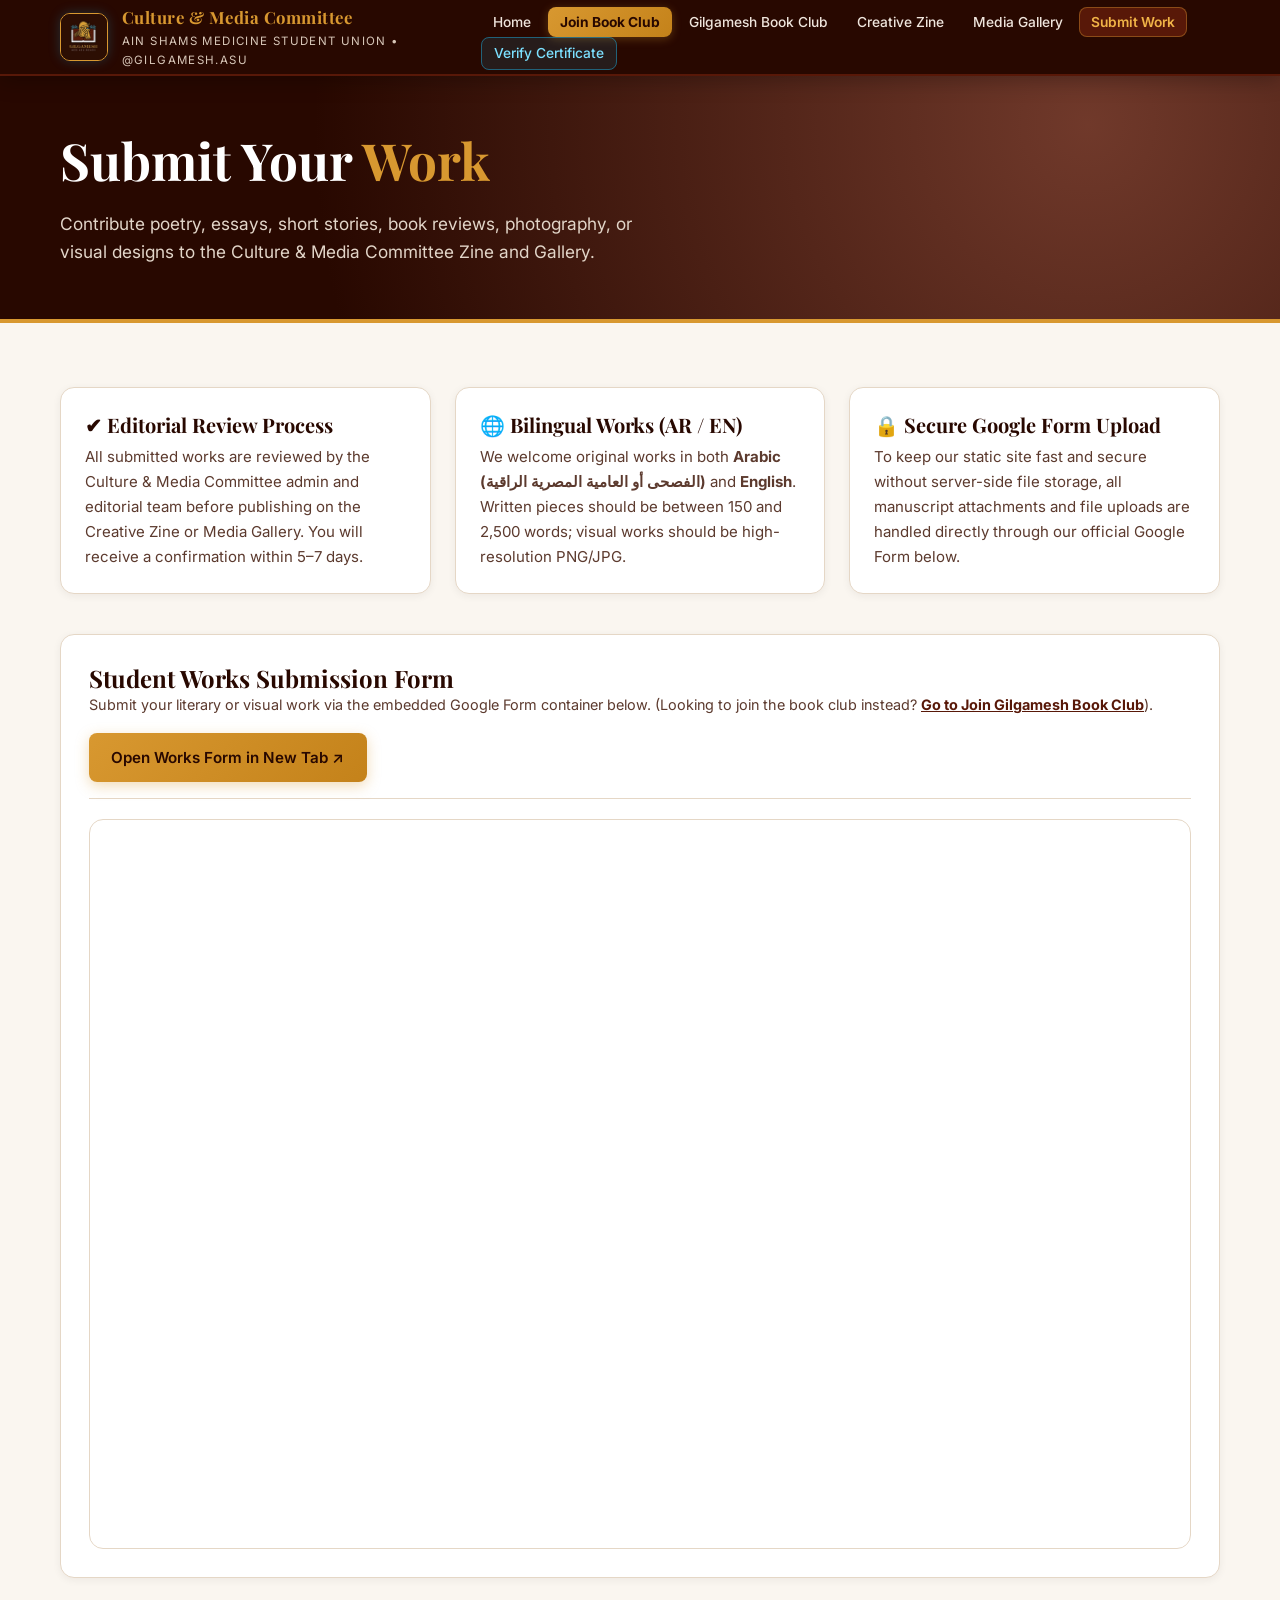
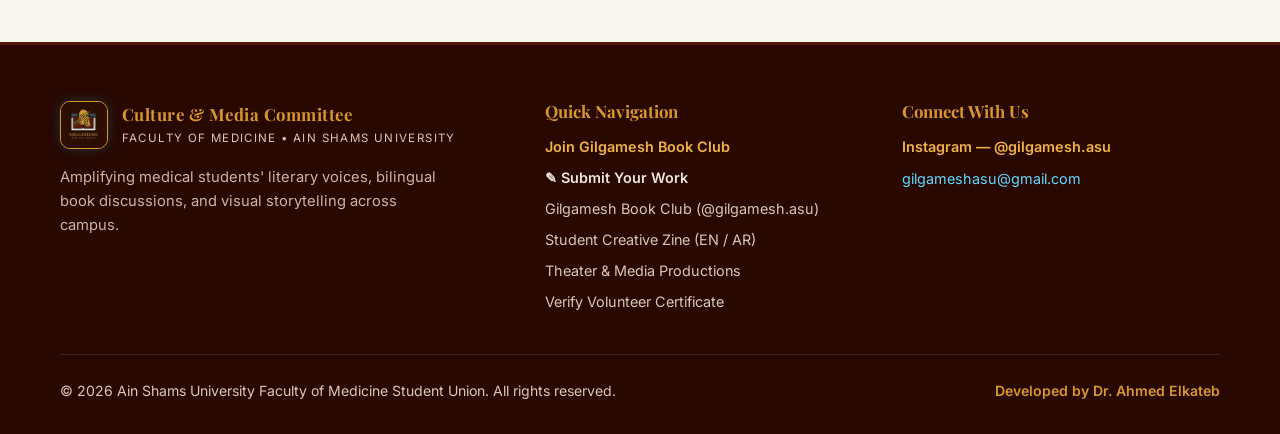
<file: submit.html>
<!DOCTYPE html>
<html lang="en" dir="ltr">
<head>
  <meta charset="UTF-8" />
  <meta name="viewport" content="width=device-width, initial-scale=1.0" />
  <title>Submit Work | Culture &amp; Media Committee — ASU Medicine SU</title>
  <meta name="description" content="Official portal of the Culture and Media Committee, Ain Shams University Faculty of Medicine Student Union (Gilgamesh Book Club, Creative Zine, Theater & Media Gallery)." />
  <!-- Google Fonts: Inter, Playfair Display (English), Amiri & Cairo (Arabic RTL Support) -->
  <link rel="preconnect" href="https://fonts.googleapis.com">
  <link rel="preconnect" href="https://fonts.gstatic.com" crossorigin>
  <link href="https://fonts.googleapis.com/css2?family=Amiri:ital,wght@0,400;0,700;1,400&family=Cairo:wght@500;600;700&family=Inter:wght@400;500;600;700&family=Playfair+Display:ital,wght@0,600;0,700;1,600&display=swap" rel="stylesheet">
  <link rel="stylesheet" href="css/styles.css" />
</head>
<body>

  <!-- ================= GLOBAL STICKY HEADER / NAVIGATION ================= -->
  <header class="site-header">
    <div class="container nav-wrapper">
      <a href="index.html" class="brand-identity" aria-label="Culture and Media Committee Home">
        <img src="assets/gilgamesh-logo.jpg" alt="Gilgamesh MED.ASU.READS Emblem" class="brand-logo" />
        <div class="brand-titles">
          <span class="brand-title-main">Culture &amp; Media Committee</span>
          <span class="brand-title-sub">Ain Shams Medicine Student Union &bull; @gilgamesh.asu</span>
        </div>
      </a>

      <button id="mobile-menu-toggle" class="mobile-menu-btn" aria-label="Toggle Menu" aria-expanded="false">&#9776;</button>

      <nav aria-label="Primary Navigation">
        <ul id="primary-nav-links" class="nav-links">
          <li><a href="index.html" class="nav-link">Home</a></li>
          <li><a href="join-book-club.html" class="nav-link nav-cta-join">Join Book Club</a></li>
          <li><a href="book-club.html" class="nav-link">Gilgamesh Book Club</a></li>
          <li><a href="zine.html" class="nav-link">Creative Zine</a></li>
          <li><a href="gallery.html" class="nav-link">Media Gallery</a></li>
          <li><a href="submit.html" class="nav-link active">Submit Work</a></li>
          <li><a href="verify.html" class="nav-link nav-cta-verify">Verify Certificate</a></li>
        </ul>
      </nav>
    </div>
  </header>

  <!-- ================= MAIN PAGE CONTENT ================= -->
  <main>

    <section class="hero-section" style="padding:3.25rem 0;">
      <div class="container">
        <h1 class="hero-title">Submit Your <span>Work</span></h1>
        <p class="hero-subtitle" style="margin-bottom:0;">
          Contribute poetry, essays, short stories, book reviews, photography, or visual designs to the Culture &amp; Media Committee Zine and Gallery.
        </p>
      </div>
    </section>

    <section class="section">
      <div class="container">
        <!-- Editorial Review Guidelines -->
        <div style="display:grid; grid-template-columns:repeat(auto-fit, minmax(280px, 1fr)); gap:1.5rem; margin-bottom:2.5rem;">
          <div class="card">
            <div class="card-body">
              <h3 class="card-title">&#10004; Editorial Review Process</h3>
              <p class="card-text" style="margin-bottom:0;">
                All submitted works are reviewed by the Culture &amp; Media Committee admin and editorial team before publishing on the Creative Zine or Media Gallery. You will receive a confirmation within 5&ndash;7 days.
              </p>
            </div>
          </div>

          <div class="card">
            <div class="card-body">
              <h3 class="card-title">&#127760; Bilingual Works (AR / EN)</h3>
              <p class="card-text" style="margin-bottom:0;">
                We welcome original works in both <strong>Arabic (الفصحى أو العامية المصرية الراقية)</strong> and <strong>English</strong>. Written pieces should be between 150 and 2,500 words; visual works should be high-resolution PNG/JPG.
              </p>
            </div>
          </div>

          <div class="card">
            <div class="card-body">
              <h3 class="card-title">&#128274; Secure Google Form Upload</h3>
              <p class="card-text" style="margin-bottom:0;">
                To keep our static site fast and secure without server-side file storage, all manuscript attachments and file uploads are handled directly through our official Google Form below.
              </p>
            </div>
          </div>
        </div>

        <!-- GOOGLE FORM RESPONSIVE EMBED CONTAINER FOR SUBMITTING WORKS -->
        <!-- [ADMIN NOTE: Replace the src="..." URL in the <iframe> below with your dedicated Works Submission Google Form link when ready] -->
        <div class="card" style="padding:1.75rem;">
          <div style="display:flex; flex-wrap:wrap; justify-content:space-between; align-items:center; gap:1rem; margin-bottom:1.25rem; padding-bottom:1rem; border-bottom:1px solid var(--border-warm);">
            <div>
              <h2 class="serif-heading" style="font-size:1.5rem; color:var(--bg-espresso);">Student Works Submission Form</h2>
              <p style="font-size:0.9rem; color:var(--text-secondary);">Submit your literary or visual work via the embedded Google Form container below. (Looking to join the book club instead? <a href="join-book-club.html" style="color:var(--bg-terracotta); font-weight:700; text-decoration:underline;">Go to Join Gilgamesh Book Club</a>).</p>
            </div>
            <a href="https://docs.google.com/forms/d/e/1FAIpQLSd_PLACEHOLDER_SUBMIT_WORK_FORM/viewform" target="_blank" rel="noopener" class="btn btn-primary">Open Works Form in New Tab &nearr;</a>
          </div>

          <div class="iframe-container">
            <iframe
              src="https://docs.google.com/forms/d/1ZKhGyqX1LF2AKDdF0JavJSjbtBNHt_Te327P7kWLVZI/viewform?embedded=true"
              title="Culture and Media Committee Student Works Submission Google Form"
              loading="lazy">
              Loading Student Works Submission Google Form&hellip;
            </iframe>
          </div>
        </div>
      </div>
    </section>

  </main>

  <!-- ================= GLOBAL FOOTER ================= -->
  <footer class="site-footer">
    <div class="container">
      <div class="footer-grid">
        <div>
          <div class="brand-identity" style="margin-bottom:1rem;">
            <img src="assets/gilgamesh-logo.jpg" alt="Gilgamesh Logo" class="brand-logo" />
            <div class="brand-titles">
              <span class="brand-title-main">Culture &amp; Media Committee</span>
              <span class="brand-title-sub">Faculty of Medicine &bull; Ain Shams University</span>
            </div>
          </div>
          <p style="font-size:0.92rem; color:#C9B6A6; max-width:380px;">
            Amplifying medical students' literary voices, bilingual book discussions, and visual storytelling across campus.
          </p>
        </div>

        <div>
          <h4 class="serif-heading" style="color:var(--accent-gold); font-size:1.05rem; margin-bottom:0.85rem;">Quick Navigation</h4>
          <ul style="list-style:none; display:grid; gap:0.45rem; font-size:0.9rem;">
            <li><a href="join-book-club.html" style="color:var(--accent-gold-bright); font-weight:600;">Join Gilgamesh Book Club</a></li>
            <li><a href="submit.html" style="color:#EFE5DC; font-weight:600;">&#9998; Submit Your Work</a></li>
            <li><a href="book-club.html">Gilgamesh Book Club (@gilgamesh.asu)</a></li>
            <li><a href="zine.html">Student Creative Zine (EN / AR)</a></li>
            <li><a href="gallery.html">Theater &amp; Media Productions</a></li>
            <li><a href="verify.html">Verify Volunteer Certificate</a></li>
          </ul>
        </div>

        <div>
          <!-- [ADMIN NOTE: Replace placeholder social URLs and contact email below] -->
          <h4 class="serif-heading" style="color:var(--accent-gold); font-size:1.05rem; margin-bottom:0.85rem;">Connect With Us</h4>
          <ul style="list-style:none; display:grid; gap:0.5rem; font-size:0.9rem;">
            <li><a href="https://www.instagram.com/gilgamesh.asu" target="_blank" rel="noopener" style="color:var(--accent-gold-bright); font-weight:600;">Instagram &mdash; @gilgamesh.asu</a></li>
            <li><a href="mailto:culture.media@med.asu.edu.eg" style="color:#63D8FF;">gilgameshasu@gmail.com</a></li>
          </ul>
        </div>
      </div>

      <div class="footer-bottom">
        <span>&copy; 2026 Ain Shams University Faculty of Medicine Student Union. All rights reserved.</span>
        <span style="color:var(--accent-gold); font-weight:600;">Developed by Dr. Ahmed Elkateb</span>
      </div>
    </div>
  </footer>

  <script src="js/main.js"></script>
</body>
</html>
</file>
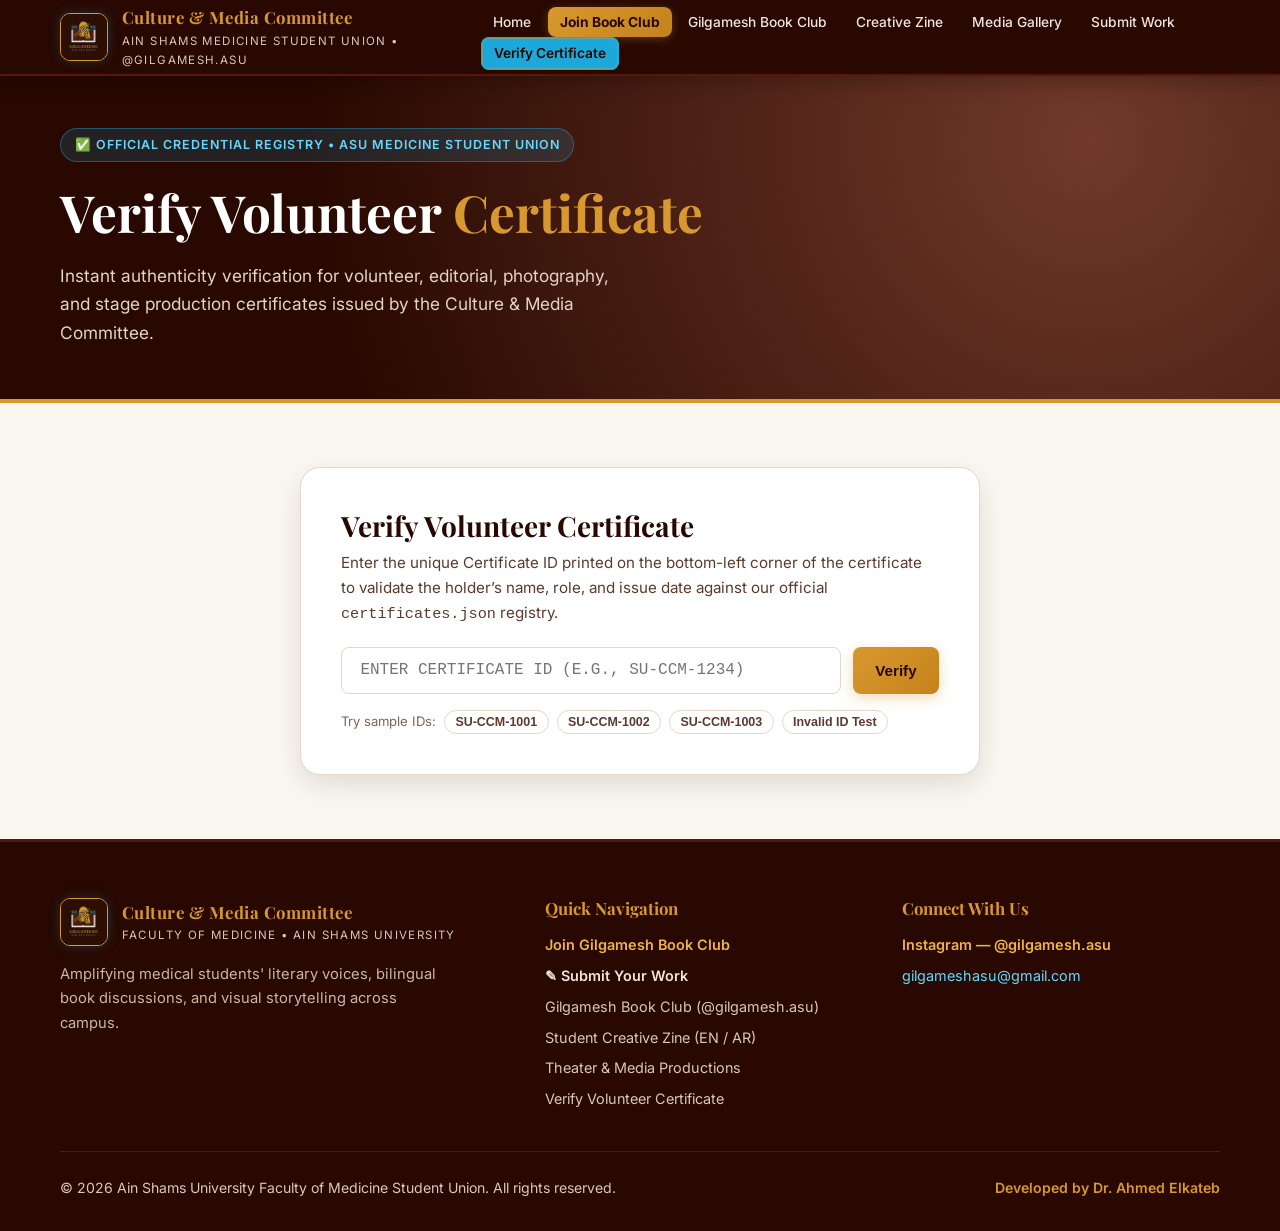
<file: verify.html>
<!DOCTYPE html>
<html lang="en" dir="ltr">
<head>
  <meta charset="UTF-8" />
  <meta name="viewport" content="width=device-width, initial-scale=1.0" />
  <title>Verify Volunteer Certificate | Culture &amp; Media Committee — ASU Medicine SU</title>
  <meta name="description" content="Official portal of the Culture and Media Committee, Ain Shams University Faculty of Medicine Student Union (Gilgamesh Book Club, Creative Zine, Theater & Media Gallery)." />
  <!-- Google Fonts: Inter, Playfair Display (English), Amiri & Cairo (Arabic RTL Support) -->
  <link rel="preconnect" href="https://fonts.googleapis.com">
  <link rel="preconnect" href="https://fonts.gstatic.com" crossorigin>
  <link href="https://fonts.googleapis.com/css2?family=Amiri:ital,wght@0,400;0,700;1,400&family=Cairo:wght@500;600;700&family=Inter:wght@400;500;600;700&family=Playfair+Display:ital,wght@0,600;0,700;1,600&display=swap" rel="stylesheet">
  <link rel="stylesheet" href="css/styles.css" />
</head>
<body>

  <!-- ================= GLOBAL STICKY HEADER / NAVIGATION ================= -->
  <header class="site-header">
    <div class="container nav-wrapper">
      <a href="index.html" class="brand-identity" aria-label="Culture and Media Committee Home">
        <img src="assets/gilgamesh-logo.jpg" alt="Gilgamesh MED.ASU.READS Emblem" class="brand-logo" />
        <div class="brand-titles">
          <span class="brand-title-main">Culture &amp; Media Committee</span>
          <span class="brand-title-sub">Ain Shams Medicine Student Union &bull; @gilgamesh.asu</span>
        </div>
      </a>

      <button id="mobile-menu-toggle" class="mobile-menu-btn" aria-label="Toggle Menu" aria-expanded="false">&#9776;</button>

      <nav aria-label="Primary Navigation">
        <ul id="primary-nav-links" class="nav-links">
          <li><a href="index.html" class="nav-link">Home</a></li>
          <li><a href="join-book-club.html" class="nav-link nav-cta-join">Join Book Club</a></li>
          <li><a href="book-club.html" class="nav-link">Gilgamesh Book Club</a></li>
          <li><a href="zine.html" class="nav-link">Creative Zine</a></li>
          <li><a href="gallery.html" class="nav-link">Media Gallery</a></li>
          <li><a href="submit.html" class="nav-link">Submit Work</a></li>
          <li><a href="verify.html" class="nav-link nav-cta-verify active">Verify Certificate</a></li>
        </ul>
      </nav>
    </div>
  </header>

  <!-- ================= MAIN PAGE CONTENT ================= -->
  <main>

    <section class="hero-section" style="padding:3.25rem 0;">
      <div class="container">
        <span class="eyebrow-badge">&#9989; Official Credential Registry &bull; ASU Medicine Student Union</span>
        <h1 class="hero-title">Verify Volunteer <span>Certificate</span></h1>
        <p class="hero-subtitle" style="margin-bottom:0;">
          Instant authenticity verification for volunteer, editorial, photography, and stage production certificates issued by the Culture &amp; Media Committee.
        </p>
      </div>
    </section>

    <section class="section">
      <div class="container">
        <div class="verify-card">
          <h2 class="serif-heading" style="font-size:1.75rem; color:var(--bg-espresso); margin-bottom:0.4rem;">Verify Volunteer Certificate</h2>
          <p style="color:var(--text-secondary); font-size:0.95rem;">
            Enter the unique Certificate ID printed on the bottom-left corner of the certificate to validate the holder&rsquo;s name, role, and issue date against our official <code>certificates.json</code> registry.
          </p>

          <div class="verify-input-group">
            <input
              type="text"
              id="cert-id-input"
              class="verify-input"
              placeholder="Enter Certificate ID (e.g., SU-CCM-1234)"
              aria-label="Certificate ID"
            />
            <button type="button" id="verify-btn" class="btn btn-primary">Verify</button>
          </div>

          <!-- Quick Test Pills for Demo / Admin Testing -->
          <div style="display:flex; flex-wrap:wrap; align-items:center; gap:0.5rem; font-size:0.82rem; color:var(--text-muted);">
            <span>Try sample IDs:</span>
            <button type="button" class="filter-pill" style="padding:0.25rem 0.65rem; font-size:0.78rem;" data-sample-cert="SU-CCM-1001">SU-CCM-1001</button>
            <button type="button" class="filter-pill" style="padding:0.25rem 0.65rem; font-size:0.78rem;" data-sample-cert="SU-CCM-1002">SU-CCM-1002</button>
            <button type="button" class="filter-pill" style="padding:0.25rem 0.65rem; font-size:0.78rem;" data-sample-cert="SU-CCM-1003">SU-CCM-1003</button>
            <button type="button" class="filter-pill" style="padding:0.25rem 0.65rem; font-size:0.78rem;" data-sample-cert="SU-CCM-9999">Invalid ID Test</button>
          </div>

          <!-- DYNAMIC RESULTS CONTAINER (Starts Empty as Required) -->
          <div id="verification-result" aria-live="polite"></div>
        </div>
      </div>
    </section>

  </main>

  <!-- ================= GLOBAL FOOTER ================= -->
  <footer class="site-footer">
    <div class="container">
      <div class="footer-grid">
        <div>
          <div class="brand-identity" style="margin-bottom:1rem;">
            <img src="assets/gilgamesh-logo.jpg" alt="Gilgamesh Logo" class="brand-logo" />
            <div class="brand-titles">
              <span class="brand-title-main">Culture &amp; Media Committee</span>
              <span class="brand-title-sub">Faculty of Medicine &bull; Ain Shams University</span>
            </div>
          </div>
          <p style="font-size:0.92rem; color:#C9B6A6; max-width:380px;">
            Amplifying medical students' literary voices, bilingual book discussions, and visual storytelling across campus.
          </p>
        </div>

        <div>
          <h4 class="serif-heading" style="color:var(--accent-gold); font-size:1.05rem; margin-bottom:0.85rem;">Quick Navigation</h4>
          <ul style="list-style:none; display:grid; gap:0.45rem; font-size:0.9rem;">
            <li><a href="join-book-club.html" style="color:var(--accent-gold-bright); font-weight:600;">Join Gilgamesh Book Club</a></li>
            <li><a href="submit.html" style="color:#EFE5DC; font-weight:600;">&#9998; Submit Your Work</a></li>
            <li><a href="book-club.html">Gilgamesh Book Club (@gilgamesh.asu)</a></li>
            <li><a href="zine.html">Student Creative Zine (EN / AR)</a></li>
            <li><a href="gallery.html">Theater &amp; Media Productions</a></li>
            <li><a href="verify.html">Verify Volunteer Certificate</a></li>
          </ul>
        </div>

        <div>
          <!-- [ADMIN NOTE: Replace placeholder social URLs and contact email below] -->
          <h4 class="serif-heading" style="color:var(--accent-gold); font-size:1.05rem; margin-bottom:0.85rem;">Connect With Us</h4>
          <ul style="list-style:none; display:grid; gap:0.5rem; font-size:0.9rem;">
            <li><a href="https://www.instagram.com/gilgamesh.asu" target="_blank" rel="noopener" style="color:var(--accent-gold-bright); font-weight:600;">Instagram &mdash; @gilgamesh.asu</a></li>
            <li><a href="mailto:culture.media@med.asu.edu.eg" style="color:#63D8FF;">gilgameshasu@gmail.com</a></li>
          </ul>
        </div>
      </div>

      <div class="footer-bottom">
        <span>&copy; 2026 Ain Shams University Faculty of Medicine Student Union. All rights reserved.</span>
        <span style="color:var(--accent-gold); font-weight:600;">Developed by Dr. Ahmed Elkateb</span>
      </div>
    </div>
  </footer>

  <script src="js/main.js"></script>
</body>
</html>
</file>
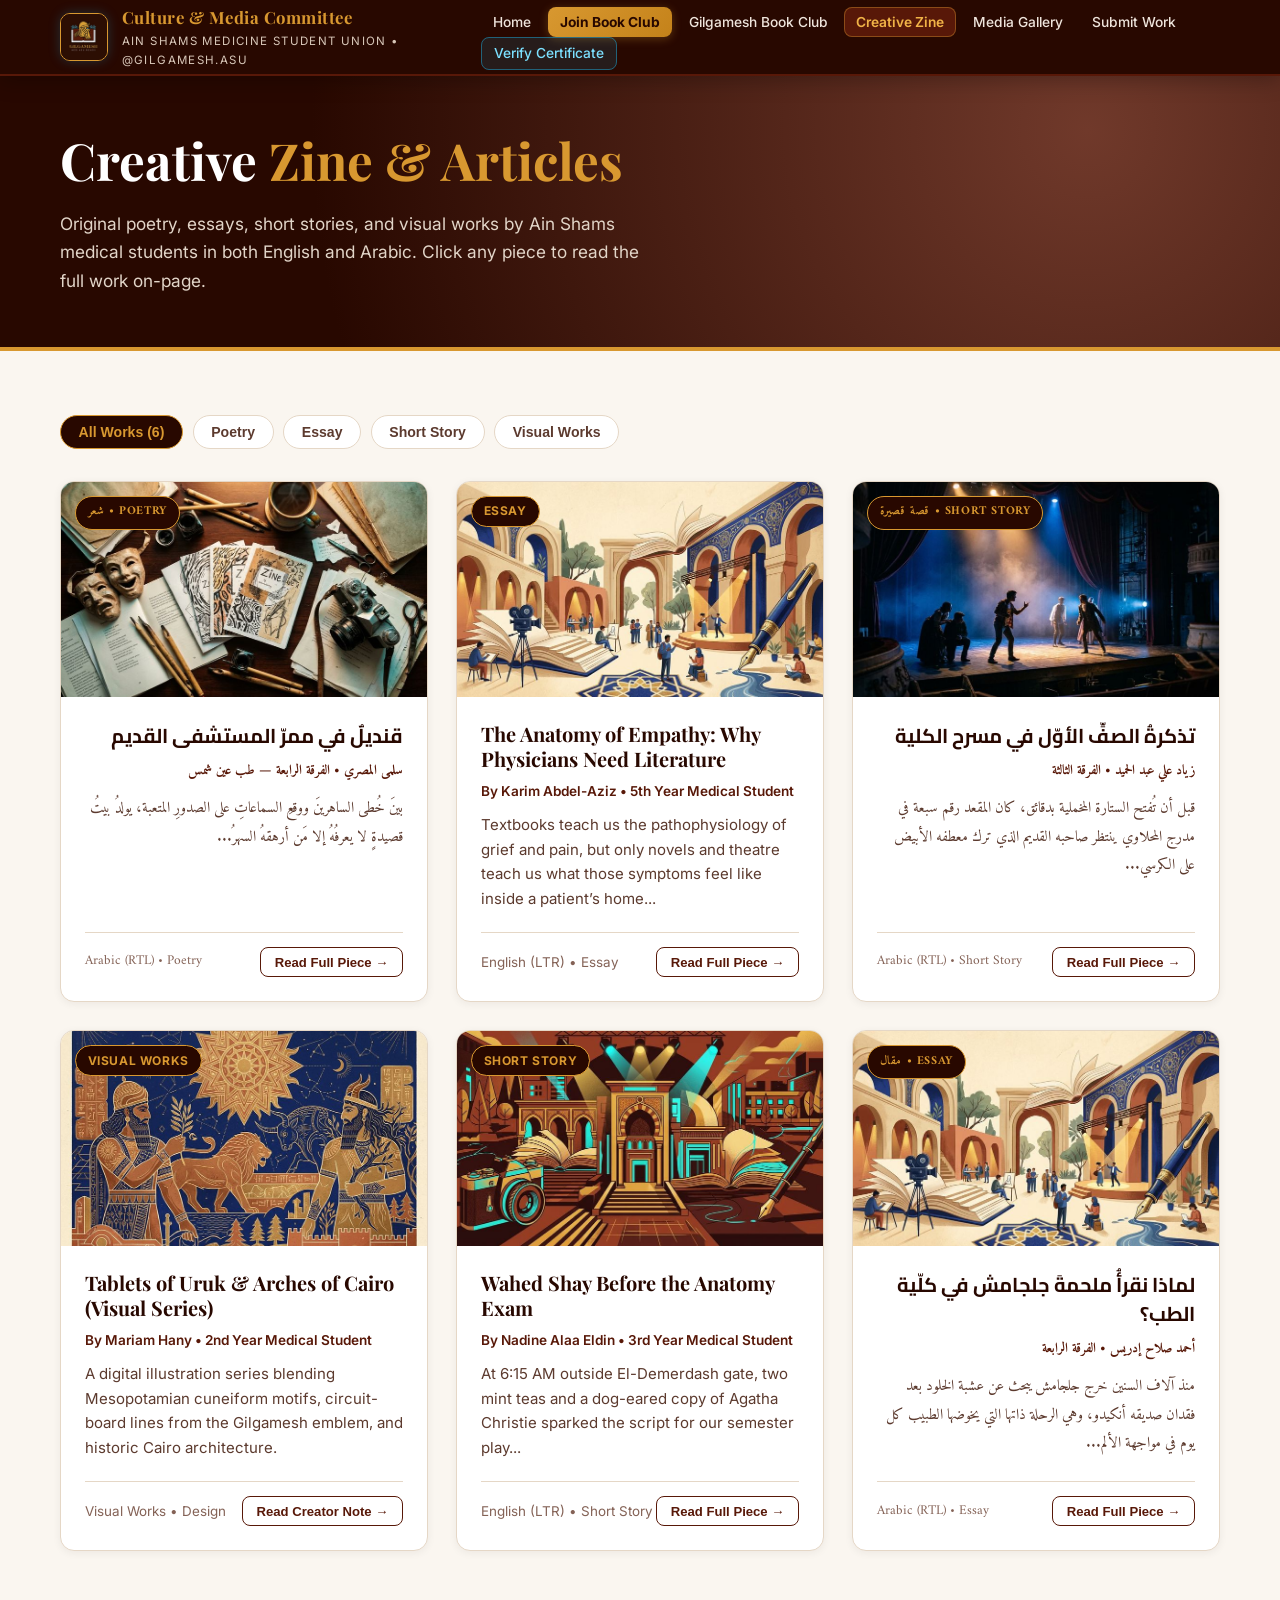
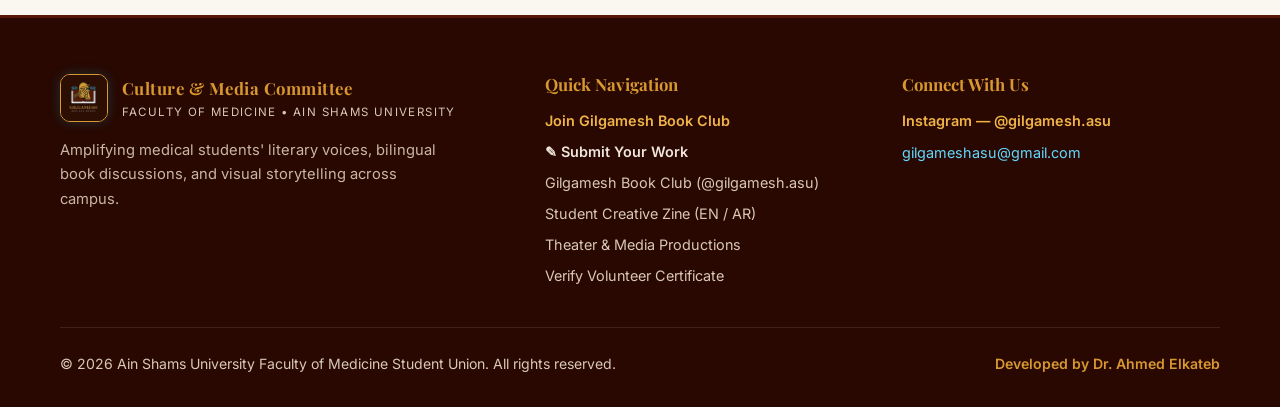
<file: zine.html>
<!DOCTYPE html>
<html lang="en" dir="ltr">
<head>
  <meta charset="UTF-8" />
  <meta name="viewport" content="width=device-width, initial-scale=1.0" />
  <title>Creative Zine | Culture &amp; Media Committee — ASU Medicine SU</title>
  <meta name="description" content="Official portal of the Culture and Media Committee, Ain Shams University Faculty of Medicine Student Union (Gilgamesh Book Club, Creative Zine, Theater & Media Gallery)." />
  <!-- Google Fonts: Inter, Playfair Display (English), Amiri & Cairo (Arabic RTL Support) -->
  <link rel="preconnect" href="https://fonts.googleapis.com">
  <link rel="preconnect" href="https://fonts.gstatic.com" crossorigin>
  <link href="https://fonts.googleapis.com/css2?family=Amiri:ital,wght@0,400;0,700;1,400&family=Cairo:wght@500;600;700&family=Inter:wght@400;500;600;700&family=Playfair+Display:ital,wght@0,600;0,700;1,600&display=swap" rel="stylesheet">
  <link rel="stylesheet" href="css/styles.css" />
</head>
<body>

  <!-- ================= GLOBAL STICKY HEADER / NAVIGATION ================= -->
  <header class="site-header">
    <div class="container nav-wrapper">
      <a href="index.html" class="brand-identity" aria-label="Culture and Media Committee Home">
        <img src="assets/gilgamesh-logo.jpg" alt="Gilgamesh MED.ASU.READS Emblem" class="brand-logo" />
        <div class="brand-titles">
          <span class="brand-title-main">Culture &amp; Media Committee</span>
          <span class="brand-title-sub">Ain Shams Medicine Student Union &bull; @gilgamesh.asu</span>
        </div>
      </a>

      <button id="mobile-menu-toggle" class="mobile-menu-btn" aria-label="Toggle Menu" aria-expanded="false">&#9776;</button>

      <nav aria-label="Primary Navigation">
        <ul id="primary-nav-links" class="nav-links">
          <li><a href="index.html" class="nav-link">Home</a></li>
          <li><a href="join-book-club.html" class="nav-link nav-cta-join">Join Book Club</a></li>
          <li><a href="book-club.html" class="nav-link">Gilgamesh Book Club</a></li>
          <li><a href="zine.html" class="nav-link active">Creative Zine</a></li>
          <li><a href="gallery.html" class="nav-link">Media Gallery</a></li>
          <li><a href="submit.html" class="nav-link">Submit Work</a></li>
          <li><a href="verify.html" class="nav-link nav-cta-verify">Verify Certificate</a></li>
        </ul>
      </nav>
    </div>
  </header>

  <!-- ================= MAIN PAGE CONTENT ================= -->
  <main>

    <section class="hero-section" style="padding:3.25rem 0;">
      <div class="container">
        <h1 class="hero-title">Creative <span>Zine &amp; Articles</span></h1>
        <p class="hero-subtitle" style="margin-bottom:0;">
          Original poetry, essays, short stories, and visual works by Ain Shams medical students in both English and Arabic. Click any piece to read the full work on-page.
        </p>
      </div>
    </section>

    <section class="section">
      <div class="container">
        <!-- Category Filter Bar -->
        <div class="filter-bar" role="tablist" aria-label="Filter Zine Submissions by Category">
          <button class="filter-pill active" data-zine-filter="all">All Works (6)</button>
          <button class="filter-pill" data-zine-filter="Poetry">Poetry</button>
          <button class="filter-pill" data-zine-filter="Essay">Essay</button>
          <button class="filter-pill" data-zine-filter="Short Story">Short Story</button>
          <button class="filter-pill" data-zine-filter="Visual Works">Visual Works</button>
        </div>

        <!-- =====================================================================
             ADMIN WORKFLOW GUIDE FOR ADDING NEW ZINE SUBMISSIONS:
             1. Copy one <article class="card zine-item" ...> block below.
             2. For Arabic submissions, set dir="rtl" on the <article> tag.
                For English submissions, set dir="ltr" on the <article> tag.
             3. Set data-category="Poetry" (or "Essay", "Short Story", "Visual Works").
             4. Put the short preview in <p class="card-text"> and the complete
                piece inside <div class="zine-full-content" style="display:none;">.
             ===================================================================== -->
        <div class="grid-3">

          <!-- ZINE ITEM 1: Arabic Poetry (RTL) -->
          <article class="card zine-item" data-category="Poetry" dir="rtl">
            <div class="card-img-wrap">
              <img src="assets/zine-flatlay.jpg" alt="Arabic Poem: قنديل في ممر المستشفى" />
              <span class="card-tag">Poetry &bull; شعر</span>
            </div>
            <div class="card-body">
              <h3 class="card-title">قنديلٌ في ممرّ المستشفى القديم</h3>
              <p class="zine-author" style="font-size:0.85rem; color:var(--bg-terracotta); font-weight:600; margin-bottom:0.65rem;">
                سلمى المصري &bull; الفرقة الرابعة &mdash; طب عين شمس
              </p>
              <p class="card-text">
                بينَ خُطى الساهرينَ ووقعِ السماعاتِ على الصدورِ المتعبة، يولدُ بيتُ قصيدةٍ لا يعرفُهُ إلا مَن أرهقهُ السهرُ...
              </p>
              <div class="zine-full-content" style="display:none;">
                <p style="margin-bottom:1rem;">بينَ خُطى الساهرينَ ووقعِ السماعاتِ على الصدورِ المتعبة،<br>يولدُ بيتُ قصيدةٍ لا يعرفُهُ إلا مَن أرهقهُ السهرُ في نبطشيات الشتاء.</p>
                <p style="margin-bottom:1rem;">نقرأُ في وجوهِ العابرينَ حكاياتِ مدينةٍ كاملة،<br>ونداوي الجراحَ بكلمةٍ طيّبةٍ قبلَ الدواء،<br>كأنّ الطبَّ والشعرَ توأمانِ خرجا من رحمِ الدهشةِ ذاتها.</p>
                <p>في آخرِ الممرّ، يضيءُ قنديلٌ أصفرُ بلونِ الذهبِ القديم،<br>يذكّرنا بأنّ الفجرَ قادمٌ مهما طالَ الليلُ على الأجنحة.</p>
              </div>
              <div class="card-footer" dir="ltr">
                <span>Arabic (RTL) &bull; Poetry</span>
                <button type="button" class="btn btn-outline-dark open-zine-reader" style="padding:0.4rem 0.85rem; font-size:0.82rem;">Read Full Piece &rarr;</button>
              </div>
            </div>
          </article>

          <!-- ZINE ITEM 2: English Essay (LTR) -->
          <article class="card zine-item" data-category="Essay" dir="ltr">
            <div class="card-img-wrap">
              <img src="assets/campus-culture.jpg" alt="Essay: Anatomy of Empathy" />
              <span class="card-tag">Essay</span>
            </div>
            <div class="card-body">
              <h3 class="card-title">The Anatomy of Empathy: Why Physicians Need Literature</h3>
              <p class="zine-author" style="font-size:0.85rem; color:var(--bg-terracotta); font-weight:600; margin-bottom:0.65rem;">
                By Karim Abdel-Aziz &bull; 5th Year Medical Student
              </p>
              <p class="card-text">
                Textbooks teach us the pathophysiology of grief and pain, but only novels and theatre teach us what those symptoms feel like inside a patient&rsquo;s home...
              </p>
              <div class="zine-full-content" style="display:none;">
                <p style="margin-bottom:1rem;">Textbooks teach us the pathophysiology of grief and pain, but only novels and theatre teach us what those symptoms feel like inside a patient&rsquo;s home. When we gather at the Gilgamesh Book Club after lectures, we aren&rsquo;t escaping medicine—we are sharpening our most vital diagnostic instrument: human listening.</p>
                <p style="margin-bottom:1rem;">Whether reading Mikhail Bulgakov&rsquo;s rural clinic diaries or Naguib Mahfouz&rsquo;s alleys of Cairo, every patient encounter is fundamentally a story waiting to be heard with patience and dignity.</p>
                <p>Literature reminds us that behind every lab chart and bed number lies an entire universe of memory, fear, and hope.</p>
              </div>
              <div class="card-footer">
                <span>English (LTR) &bull; Essay</span>
                <button type="button" class="btn btn-outline-dark open-zine-reader" style="padding:0.4rem 0.85rem; font-size:0.82rem;">Read Full Piece &rarr;</button>
              </div>
            </div>
          </article>

          <!-- ZINE ITEM 3: Arabic Short Story (RTL) -->
          <article class="card zine-item" data-category="Short Story" dir="rtl">
            <div class="card-img-wrap">
              <img src="assets/theater-production.jpg" alt="Short Story: تذكرة الصف الأول" />
              <span class="card-tag">Short Story &bull; قصة قصيرة</span>
            </div>
            <div class="card-body">
              <h3 class="card-title">تذكرةُ الصفِّ الأوّل في مسرح الكلية</h3>
              <p class="zine-author" style="font-size:0.85rem; color:var(--bg-terracotta); font-weight:600; margin-bottom:0.65rem;">
                زياد علي عبد الحميد &bull; الفرقة الثالثة
              </p>
              <p class="card-text">
                قبل أن تُفتح الستارة المخملية بدقائق، كان المقعد رقم سبعة في مدرج المحلاوي ينتظر صاحبه القديم الذي ترك معطفه الأبيض على الكرسي...
              </p>
              <div class="zine-full-content" style="display:none;">
                <p style="margin-bottom:1rem;">قبل أن تُفتح الستارة المخملية بدقائق، كان المقعد رقم سبعة في مدرج المحلاوي ينتظر صاحبه القديم الذي ترك معطفه الأبيض على الكرسي وهرع إلى كواليس المسرح ليراجع حواره الأخير في عرض &laquo;اللايف الأخير&raquo;.</p>
                <p style="margin-bottom:1rem;">ارتجفت الأضواء الكهرمانية والزرقاء فوق الخشبة، واختلطت رائحة القهوة وورق النصوص بدقات قلوب الممثلين الشباب الذين تحوّلوا من طلاب طب منهكين إلى أبطال يصنعون الدهشة.</p>
                <p>وحين دوّى التصفيق في نهاية العرض، أدرك الجميع أن المسرح لم يكن مجرّد عرضٍ عابر، بل ذاكرةٌ حيّةٌ ستبقى في جدران الكلية لسنوات.</p>
              </div>
              <div class="card-footer" dir="ltr">
                <span>Arabic (RTL) &bull; Short Story</span>
                <button type="button" class="btn btn-outline-dark open-zine-reader" style="padding:0.4rem 0.85rem; font-size:0.82rem;">Read Full Piece &rarr;</button>
              </div>
            </div>
          </article>

          <!-- ZINE ITEM 4: Visual Works Showcase (LTR) -->
          <article class="card zine-item" data-category="Visual Works" dir="ltr">
            <div class="card-img-wrap">
              <img src="assets/gilgamesh-epic.jpg" alt="Visual Series: Tablets of Uruk & Cairo" />
              <span class="card-tag">Visual Works</span>
            </div>
            <div class="card-body">
              <h3 class="card-title">Tablets of Uruk &amp; Arches of Cairo (Visual Series)</h3>
              <p class="zine-author" style="font-size:0.85rem; color:var(--bg-terracotta); font-weight:600; margin-bottom:0.65rem;">
                By Mariam Hany &bull; 2nd Year Medical Student
              </p>
              <p class="card-text">
                A digital illustration series blending Mesopotamian cuneiform motifs, circuit-board lines from the Gilgamesh emblem, and historic Cairo architecture.
              </p>
              <div class="zine-full-content" style="display:none;">
                <p style="margin-bottom:1rem;">This visual design series was created for the Gilgamesh Book Club annual booth at Ain Shams Faculty of Medicine. Using our signature deep mahogany, ochre gold, and turquoise circuit palette, it bridges ancient storytelling with modern medical science.</p>
                <p>Medium: Vector &amp; Digital Illustration (300 DPI print exhibition series).</p>
              </div>
              <div class="card-footer">
                <span>Visual Works &bull; Design</span>
                <button type="button" class="btn btn-outline-dark open-zine-reader" style="padding:0.4rem 0.85rem; font-size:0.82rem;">Read Creator Note &rarr;</button>
              </div>
            </div>
          </article>

          <!-- ZINE ITEM 5: English Short Story (LTR) -->
          <article class="card zine-item" data-category="Short Story" dir="ltr">
            <div class="card-img-wrap">
              <img src="assets/hero-cultural-hub.jpg" alt="Short Story: Wahed Shay at Dawn" />
              <span class="card-tag">Short Story</span>
            </div>
            <div class="card-body">
              <h3 class="card-title">Wahed Shay Before the Anatomy Exam</h3>
              <p class="zine-author" style="font-size:0.85rem; color:var(--bg-terracotta); font-weight:600; margin-bottom:0.65rem;">
                By Nadine Alaa Eldin &bull; 3rd Year Medical Student
              </p>
              <p class="card-text">
                At 6:15 AM outside El-Demerdash gate, two mint teas and a dog-eared copy of Agatha Christie sparked the script for our semester play...
              </p>
              <div class="zine-full-content" style="display:none;">
                <p style="margin-bottom:1rem;">At 6:15 AM outside El-Demerdash gate, two glasses of mint tea and a dog-eared copy of Agatha Christie sparked the script for what would later become our stage production <em>Wahed Shay</em>.</p>
                <p>Between quizzing each other on cranial nerves and sketching stage blocking on the back of lecture handouts, we discovered that friendship is the true anchor of medical school.</p>
              </div>
              <div class="card-footer">
                <span>English (LTR) &bull; Short Story</span>
                <button type="button" class="btn btn-outline-dark open-zine-reader" style="padding:0.4rem 0.85rem; font-size:0.82rem;">Read Full Piece &rarr;</button>
              </div>
            </div>
          </article>

          <!-- ZINE ITEM 6: Arabic Essay (RTL) -->
          <article class="card zine-item" data-category="Essay" dir="rtl">
            <div class="card-img-wrap">
              <img src="assets/campus-culture.jpg" alt="Arabic Essay: لماذا نقرأ جلجامش اليوم؟" />
              <span class="card-tag">Essay &bull; مقال</span>
            </div>
            <div class="card-body">
              <h3 class="card-title">لماذا نقرأُ ملحمةَ جلجامش في كلّية الطب؟</h3>
              <p class="zine-author" style="font-size:0.85rem; color:var(--bg-terracotta); font-weight:600; margin-bottom:0.65rem;">
                أحمد صلاح إدريس &bull; الفرقة الرابعة
              </p>
              <p class="card-text">
                منذ آلاف السنين خرج جلجامش يبحث عن عشبة الخلود بعد فقدان صديقه أنكيدو، وهي الرحلة ذاتها التي يخوضها الطبيب كل يوم في مواجهة الألم...
              </p>
              <div class="zine-full-content" style="display:none;">
                <p style="margin-bottom:1rem;">منذ آلاف السنين خرج جلجامش يبحث عن عشبة الخلود بعد فقدان صديقه أنكيدو، وهي الرحلة الرمزية ذاتها التي يخوضها طالب الطب والطبيب كل يوم في مواجهة المرض والألم الإنساني.</p>
                <p>إن اختيار &laquo;جلجامش&raquo; شعاراً لنادي القراءة في طب عين شمس يربط بين أقدم نصٍّ أدبيٍّ في تاريخ الحضارة وبين رسالتنا اليومية في حفظ الحياة وصناعة الأمل والوعي الثقافي.</p>
              </div>
              <div class="card-footer" dir="ltr">
                <span>Arabic (RTL) &bull; Essay</span>
                <button type="button" class="btn btn-outline-dark open-zine-reader" style="padding:0.4rem 0.85rem; font-size:0.82rem;">Read Full Piece &rarr;</button>
              </div>
            </div>
          </article>

        </div>
      </div>
    </section>

    <!-- ON-PAGE ZINE READER MODAL -->
    <div id="zine-reader-modal" class="modal-backdrop" role="dialog" aria-modal="true" aria-label="Article Reader">
      <div class="modal-content">
        <div style="display:flex; justify-content:flex-end; margin-bottom:0.5rem;">
          <button id="zine-modal-close" class="btn btn-outline-dark" style="padding:0.35rem 0.8rem; font-size:0.85rem;">&times; Close Reader</button>
        </div>
        <div id="zine-modal-body"></div>
      </div>
    </div>

  </main>

  <!-- ================= GLOBAL FOOTER ================= -->
  <footer class="site-footer">
    <div class="container">
      <div class="footer-grid">
        <div>
          <div class="brand-identity" style="margin-bottom:1rem;">
            <img src="assets/gilgamesh-logo.jpg" alt="Gilgamesh Logo" class="brand-logo" />
            <div class="brand-titles">
              <span class="brand-title-main">Culture &amp; Media Committee</span>
              <span class="brand-title-sub">Faculty of Medicine &bull; Ain Shams University</span>
            </div>
          </div>
          <p style="font-size:0.92rem; color:#C9B6A6; max-width:380px;">
            Amplifying medical students' literary voices, bilingual book discussions, and visual storytelling across campus.
          </p>
        </div>

        <div>
          <h4 class="serif-heading" style="color:var(--accent-gold); font-size:1.05rem; margin-bottom:0.85rem;">Quick Navigation</h4>
          <ul style="list-style:none; display:grid; gap:0.45rem; font-size:0.9rem;">
            <li><a href="join-book-club.html" style="color:var(--accent-gold-bright); font-weight:600;">Join Gilgamesh Book Club</a></li>
            <li><a href="submit.html" style="color:#EFE5DC; font-weight:600;">&#9998; Submit Your Work</a></li>
            <li><a href="book-club.html">Gilgamesh Book Club (@gilgamesh.asu)</a></li>
            <li><a href="zine.html">Student Creative Zine (EN / AR)</a></li>
            <li><a href="gallery.html">Theater &amp; Media Productions</a></li>
            <li><a href="verify.html">Verify Volunteer Certificate</a></li>
          </ul>
        </div>

        <div>
          <!-- [ADMIN NOTE: Replace placeholder social URLs and contact email below] -->
          <h4 class="serif-heading" style="color:var(--accent-gold); font-size:1.05rem; margin-bottom:0.85rem;">Connect With Us</h4>
          <ul style="list-style:none; display:grid; gap:0.5rem; font-size:0.9rem;">
            <li><a href="https://www.instagram.com/gilgamesh.asu" target="_blank" rel="noopener" style="color:var(--accent-gold-bright); font-weight:600;">Instagram &mdash; @gilgamesh.asu</a></li>
            <li><a href="mailto:culture.media@med.asu.edu.eg" style="color:#63D8FF;">gilgameshasu@gmail.com</a></li>
          </ul>
        </div>
      </div>

      <div class="footer-bottom">
        <span>&copy; 2026 Ain Shams University Faculty of Medicine Student Union. All rights reserved.</span>
        <span style="color:var(--accent-gold); font-weight:600;">Developed by Dr. Ahmed Elkateb</span>
      </div>
    </div>
  </footer>

  <script src="js/main.js"></script>
</body>
</html>
</file>
<file: css/styles.css>
/* ==========================================================================
   Culture & Media Committee Website — Ain Shams University Faculty of Medicine SU
   Developed by Dr. Ahmed Elkateb
   Brand Palette Extracted from the Official Gilgamesh (MED.ASU.READS) Emblem:
   - Deep Espresso Mahogany: #280800 / #331006
   - Warm Terracotta / Book Rust: #581808 / #7A240E
   - Gilgamesh Ochre Gold: #D89830 / #E5A93C
   - Circuit Turquoise Cyan: #1CA8D8 / #38C3F2
   - Warm Parchment / Ivory: #FAF6F0 / #F3ECE1
   ========================================================================== */

:root {
  --bg-espresso: #280800;
  --bg-mahogany: #361006;
  --bg-terracotta: #581808;
  --bg-terracotta-light: #782510;
  --accent-gold: #D89830;
  --accent-gold-bright: #F0B347;
  --accent-gold-soft: rgba(216, 152, 48, 0.16);
  --accent-cyan: #1CA8D8;
  --accent-cyan-soft: rgba(28, 168, 216, 0.14);
  --surface-parchment: #FAF6F0;
  --surface-Warm: #F3ECE1;
  --surface-card: #FFFFFF;
  --text-primary: #230902;
  --text-secondary: #5C3A2E;
  --text-muted: #846256;
  --text-on-dark: #FAF6F0;
  --border-warm: #E5D7C6;
  --success-bg: #ECFDF5;
  --success-border: #10B981;
  --success-text: #065F46;
  --error-bg: #FEF2F2;
  --error-border: #EF4444;
  --error-text: #991B1B;
  --shadow-sm: 0 2px 8px rgba(40, 8, 0, 0.06);
  --shadow-md: 0 10px 28px rgba(40, 8, 0, 0.11);
  --shadow-lg: 0 20px 44px rgba(40, 8, 0, 0.18);
  --radius-sm: 8px;
  --radius-md: 14px;
  --radius-lg: 20px;
}

*, *::before, *::after {
  box-sizing: border-box;
  margin: 0;
  padding: 0;
}

html {
  scroll-behavior: smooth;
  font-size: 16px;
}

body {
  font-family: 'Inter', -apple-system, BlinkMacSystemFont, 'Segoe UI', Roboto, sans-serif;
  background-color: var(--surface-parchment);
  color: var(--text-primary);
  line-height: 1.65;
  min-height: 100vh;
  display: flex;
  flex-direction: column;
}

/* Typography & Bilingual (LTR / RTL) Support */
h1, h2, h3, h4, .serif-heading {
  font-family: 'Playfair Display', Georgia, serif;
  line-height: 1.25;
  color: var(--text-primary);
}

[dir="rtl"], .rtl-text {
  direction: rtl;
  text-align: right;
  font-family: 'Amiri', 'Cairo', 'Traditional Arabic', serif;
  line-height: 1.9;
}

[dir="rtl"] h1, [dir="rtl"] h2, [dir="rtl"] h3, [dir="rtl"] h4, .rtl-sans {
  font-family: 'Cairo', 'Amiri', sans-serif;
  line-height: 1.45;
}

[dir="ltr"], .ltr-text {
  direction: ltr;
  text-align: left;
}

a {
  color: inherit;
  text-decoration: none;
  transition: all 0.2s ease;
}

img {
  max-width: 100%;
  height: auto;
  display: block;
}

.container {
  width: 100%;
  max-width: 1200px;
  margin: 0 auto;
  padding: 0 1.25rem;
}

/* Sticky Header & Navigation */
.site-header {
  position: sticky;
  top: 0;
  z-index: 1000;
  background-color: var(--bg-espresso);
  border-bottom: 2px solid var(--bg-terracotta);
  box-shadow: 0 4px 20px rgba(0, 0, 0, 0.28);
}

.nav-wrapper {
  display: flex;
  align-items: center;
  justify-content: space-between;
  min-height: 74px;
  gap: 0.75rem;
}

.brand-identity {
  display: flex;
  align-items: center;
  gap: 0.85rem;
}

.brand-logo {
  width: 48px;
  height: 48px;
  border-radius: 10px;
  object-fit: cover;
  border: 1.5px solid var(--accent-gold);
  box-shadow: 0 0 12px rgba(28, 168, 216, 0.25);
}

.brand-titles {
  display: flex;
  flex-direction: column;
}

.brand-title-main {
  font-family: 'Playfair Display', Georgia, serif;
  font-weight: 700;
  font-size: 1.05rem;
  color: var(--accent-gold);
  letter-spacing: 0.03em;
}

.brand-title-sub {
  font-size: 0.72rem;
  text-transform: uppercase;
  letter-spacing: 0.12em;
  color: #D8C7B8;
}

.nav-links {
  display: flex;
  align-items: center;
  gap: 0.3rem;
  list-style: none;
  flex-wrap: wrap;
}

.nav-link {
  padding: 0.45rem 0.75rem;
  border-radius: var(--radius-sm);
  font-size: 0.86rem;
  font-weight: 500;
  color: #EFE5DC;
  transition: all 0.2s ease;
  white-space: nowrap;
}

.nav-link:hover {
  color: var(--accent-gold-bright);
  background-color: rgba(255, 255, 255, 0.06);
}

.nav-link.active {
  background-color: var(--bg-terracotta);
  color: var(--accent-gold-bright);
  font-weight: 600;
  box-shadow: inset 0 0 0 1px rgba(216, 152, 48, 0.4);
}

.nav-cta-join {
  background: linear-gradient(135deg, var(--accent-gold) 0%, #C4821A 100%);
  color: var(--bg-espresso) !important;
  font-weight: 700;
  box-shadow: 0 2px 10px rgba(216, 152, 48, 0.3);
}

.nav-cta-join:hover, .nav-cta-join.active {
  background: linear-gradient(135deg, var(--accent-gold-bright) 0%, var(--accent-gold) 100%);
  color: var(--bg-espresso) !important;
  box-shadow: 0 4px 14px rgba(216, 152, 48, 0.5);
}

.nav-cta-verify {
  border: 1px solid rgba(28, 168, 216, 0.5);
  background-color: rgba(28, 168, 216, 0.12);
  color: #7CE0FF;
}

.nav-cta-verify:hover, .nav-cta-verify.active {
  background-color: var(--accent-cyan);
  color: var(--bg-espresso);
  border-color: var(--accent-cyan);
}

.mobile-menu-btn {
  display: none;
  background: transparent;
  border: 1px solid rgba(216, 152, 48, 0.4);
  color: var(--accent-gold);
  padding: 0.45rem 0.65rem;
  border-radius: var(--radius-sm);
  cursor: pointer;
  font-size: 1.25rem;
}

/* Buttons */
.btn {
  display: inline-flex;
  align-items: center;
  justify-content: center;
  gap: 0.5rem;
  padding: 0.75rem 1.4rem;
  border-radius: var(--radius-sm);
  font-weight: 600;
  font-size: 0.95rem;
  cursor: pointer;
  border: none;
  transition: all 0.2s ease;
}

.btn-primary {
  background: linear-gradient(135deg, var(--accent-gold) 0%, #C4821A 100%);
  color: var(--bg-espresso);
  box-shadow: 0 4px 14px rgba(216, 152, 48, 0.35);
}

.btn-primary:hover {
  transform: translateY(-1px);
  background: linear-gradient(135deg, var(--accent-gold-bright) 0%, var(--accent-gold) 100%);
  box-shadow: 0 6px 20px rgba(216, 152, 48, 0.5);
}

.btn-secondary {
  background-color: rgba(255, 255, 255, 0.08);
  color: var(--surface-parchment);
  border: 1.5px solid var(--accent-gold);
}

.btn-secondary:hover {
  background-color: var(--accent-gold);
  color: var(--bg-espresso);
}

.btn-ghost-light {
  background-color: rgba(28, 168, 216, 0.14);
  color: #7CE0FF;
  border: 1px solid rgba(28, 168, 216, 0.45);
}

.btn-ghost-light:hover {
  background-color: var(--accent-cyan);
  color: var(--bg-espresso);
}

.btn-cyan {
  background-color: var(--accent-cyan);
  color: var(--bg-espresso);
  font-weight: 700;
}

.btn-cyan:hover {
  background-color: #38C3F2;
  transform: translateY(-1px);
}

.btn-outline-dark {
  background-color: transparent;
  color: var(--bg-terracotta);
  border: 1.5px solid var(--bg-terracotta);
}

.btn-outline-dark:hover {
  background-color: var(--bg-terracotta);
  color: #FFFFFF;
}

/* Hero Banner */
.hero-section {
  background: radial-gradient(circle at 85% 20%, rgba(88, 24, 8, 0.85) 0%, var(--bg-espresso) 70%);
  color: var(--text-on-dark);
  padding: 4.5rem 0;
  position: relative;
  overflow: hidden;
  border-bottom: 4px solid var(--accent-gold);
}

.hero-grid {
  display: grid;
  grid-template-columns: 1.15fr 0.85fr;
  gap: 3rem;
  align-items: center;
}

.eyebrow-badge {
  display: inline-flex;
  align-items: center;
  gap: 0.5rem;
  padding: 0.35rem 0.85rem;
  border-radius: 999px;
  font-size: 0.78rem;
  font-weight: 600;
  text-transform: uppercase;
  letter-spacing: 0.08em;
  background-color: rgba(28, 168, 216, 0.16);
  color: #63D8FF;
  border: 1px solid rgba(28, 168, 216, 0.4);
  margin-bottom: 1.15rem;
}

.hero-title {
  font-size: clamp(2.1rem, 4vw, 3.25rem);
  color: #FFFFFF;
  margin-bottom: 1.1rem;
}

.hero-title span {
  color: var(--accent-gold);
}

.hero-subtitle {
  font-size: 1.08rem;
  color: #E2D5C8;
  margin-bottom: 2rem;
  max-width: 580px;
}

.hero-actions {
  display: flex;
  flex-wrap: wrap;
  gap: 0.85rem;
}

.hero-visual-card {
  position: relative;
  border-radius: var(--radius-lg);
  overflow: hidden;
  border: 2px solid rgba(216, 152, 48, 0.55);
  box-shadow: var(--shadow-lg);
  background-color: var(--bg-mahogany);
}

/* Section Scaffolding */
.section {
  padding: 4rem 0;
}

.section-alt {
  background-color: var(--surface-Warm);
}

.section-header {
  display: flex;
  flex-wrap: wrap;
  justify-content: space-between;
  align-items: flex-end;
  gap: 1rem;
  margin-bottom: 2.25rem;
}

.section-title {
  font-size: clamp(1.65rem, 2.8vw, 2.25rem);
  color: var(--bg-espresso);
}

.section-subtitle {
  color: var(--text-secondary);
  font-size: 0.98rem;
  max-width: 650px;
}

/* Upcoming Event Card */
.event-widget-card {
  background: linear-gradient(135deg, var(--bg-espresso) 0%, var(--bg-terracotta) 100%);
  color: #FFFFFF;
  border-radius: var(--radius-lg);
  padding: 2.25rem;
  border: 1.5px solid rgba(216, 152, 48, 0.45);
  box-shadow: var(--shadow-md);
  display: grid;
  grid-template-columns: auto 1fr auto;
  gap: 2rem;
  align-items: center;
}

.event-date-badge {
  background-color: rgba(216, 152, 48, 0.15);
  border: 1.5px solid var(--accent-gold);
  border-radius: var(--radius-md);
  padding: 1rem 1.35rem;
  text-align: center;
  min-width: 110px;
}

.event-date-month {
  font-size: 0.8rem;
  text-transform: uppercase;
  letter-spacing: 0.12em;
  color: var(--accent-gold);
  font-weight: 700;
}

.event-date-day {
  font-family: 'Playfair Display', Georgia, serif;
  font-size: 2.3rem;
  font-weight: 700;
  color: #FFFFFF;
  line-height: 1.1;
}

.event-meta-list {
  display: flex;
  flex-wrap: wrap;
  gap: 1.25rem;
  margin-top: 0.85rem;
  font-size: 0.9rem;
  color: #E5D6C8;
}

/* Cards & Grids */
.grid-3 {
  display: grid;
  grid-template-columns: repeat(auto-fill, minmax(320px, 1fr));
  gap: 1.75rem;
}

.card {
  background-color: var(--surface-card);
  border: 1px solid var(--border-warm);
  border-radius: var(--radius-md);
  overflow: hidden;
  box-shadow: var(--shadow-sm);
  transition: transform 0.22s ease, box-shadow 0.22s ease;
  display: flex;
  flex-direction: column;
}

.card:hover {
  transform: translateY(-4px);
  box-shadow: var(--shadow-md);
}

.card-img-wrap {
  position: relative;
  height: 215px;
  overflow: hidden;
  background-color: var(--bg-espresso);
}

.card-img-wrap img {
  width: 100%;
  height: 100%;
  object-fit: cover;
  transition: transform 0.35s ease;
}

.card:hover .card-img-wrap img {
  transform: scale(1.04);
}

.card-tag {
  position: absolute;
  top: 0.85rem;
  left: 0.85rem;
  padding: 0.3rem 0.75rem;
  border-radius: 999px;
  font-size: 0.75rem;
  font-weight: 700;
  text-transform: uppercase;
  letter-spacing: 0.05em;
  background-color: var(--bg-espresso);
  color: var(--accent-gold);
  border: 1px solid var(--accent-gold);
}

.card-body {
  padding: 1.5rem;
  display: flex;
  flex-direction: column;
  flex-grow: 1;
}

.card-title {
  font-size: 1.25rem;
  margin-bottom: 0.55rem;
  color: var(--bg-espresso);
}

.card-text {
  color: var(--text-secondary);
  font-size: 0.94rem;
  margin-bottom: 1.25rem;
  flex-grow: 1;
}

.card-footer {
  padding-top: 0.9rem;
  border-top: 1px solid var(--border-warm);
  display: flex;
  align-items: center;
  justify-content: space-between;
  font-size: 0.84rem;
  color: var(--text-muted);
}

/* Filter Pills */
.filter-bar {
  display: flex;
  flex-wrap: wrap;
  gap: 0.6rem;
  margin-bottom: 2rem;
}

.filter-pill {
  padding: 0.5rem 1.1rem;
  border-radius: 999px;
  border: 1px solid var(--border-warm);
  background-color: var(--surface-card);
  color: var(--text-secondary);
  font-weight: 600;
  font-size: 0.88rem;
  cursor: pointer;
  transition: all 0.2s ease;
}

.filter-pill:hover, .filter-pill.active {
  background-color: var(--bg-espresso);
  color: var(--accent-gold);
  border-color: var(--accent-gold);
}

/* Certificate Verification Box */
.verify-card {
  max-width: 680px;
  margin: 0 auto;
  background-color: var(--surface-card);
  border: 1.5px solid var(--border-warm);
  border-radius: var(--radius-lg);
  padding: 2.5rem;
  box-shadow: var(--shadow-md);
}

.verify-input-group {
  display: flex;
  gap: 0.75rem;
  margin-top: 1.25rem;
  margin-bottom: 1rem;
}

.verify-input {
  flex: 1;
  padding: 0.85rem 1.15rem;
  border: 1.5px solid var(--border-warm);
  border-radius: var(--radius-sm);
  font-size: 1rem;
  font-family: monospace;
  text-transform: uppercase;
}

.verify-input:focus {
  outline: none;
  border-color: var(--accent-cyan);
  box-shadow: 0 0 0 3px var(--accent-cyan-soft);
}

.result-success-card {
  margin-top: 1.5rem;
  padding: 1.5rem;
  border-radius: var(--radius-md);
  background-color: var(--success-bg);
  border: 1.5px solid var(--success-border);
  color: var(--success-text);
}

.result-error-card {
  margin-top: 1.5rem;
  padding: 1.25rem 1.5rem;
  border-radius: var(--radius-md);
  background-color: var(--error-bg);
  border: 1.5px solid var(--error-border);
  color: var(--error-text);
  font-weight: 600;
}

/* Responsive Iframe Container */
.iframe-container {
  position: relative;
  width: 100%;
  min-height: 680px;
  border-radius: var(--radius-md);
  overflow: hidden;
  border: 1.5px solid var(--border-warm);
  background-color: #FFFFFF;
}

.iframe-container iframe {
  width: 100%;
  height: 720px;
  border: 0;
}

/* Modal & Lightbox */
.modal-backdrop {
  position: fixed;
  inset: 0;
  background-color: rgba(25, 5, 0, 0.85);
  backdrop-filter: blur(4px);
  z-index: 2000;
  display: none;
  align-items: center;
  justify-content: center;
  padding: 1.5rem;
}

.modal-backdrop.open {
  display: flex;
}

.modal-content {
  background-color: var(--surface-parchment);
  border: 2px solid var(--accent-gold);
  border-radius: var(--radius-lg);
  max-width: 760px;
  width: 100%;
  max-height: 88vh;
  overflow-y: auto;
  padding: 2.25rem;
  position: relative;
  box-shadow: var(--shadow-lg);
}

/* Footer */
.site-footer {
  margin-top: auto;
  background-color: var(--bg-espresso);
  color: #D9C8B8;
  border-top: 3px solid var(--bg-terracotta);
  padding: 3.5rem 0 2rem;
}

.footer-grid {
  display: grid;
  grid-template-columns: 1.4fr 1fr 1fr;
  gap: 2.5rem;
  margin-bottom: 2.5rem;
}

.footer-bottom {
  padding-top: 1.5rem;
  border-top: 1px solid rgba(255, 255, 255, 0.1);
  display: flex;
  flex-wrap: wrap;
  justify-content: space-between;
  align-items: center;
  gap: 1rem;
  font-size: 0.88rem;
}

@media (max-width: 1024px) {
  .hero-grid, .event-widget-card, .footer-grid {
    grid-template-columns: 1fr;
  }
  .mobile-menu-btn {
    display: inline-flex;
  }
  .nav-links {
    display: none;
    position: absolute;
    top: 74px;
    left: 0;
    right: 0;
    background-color: var(--bg-espresso);
    flex-direction: column;
    padding: 1rem;
    border-bottom: 2px solid var(--accent-gold);
  }
  .nav-links.open {
    display: flex;
  }
  .verify-input-group {
    flex-direction: column;
  }
}
</file>
